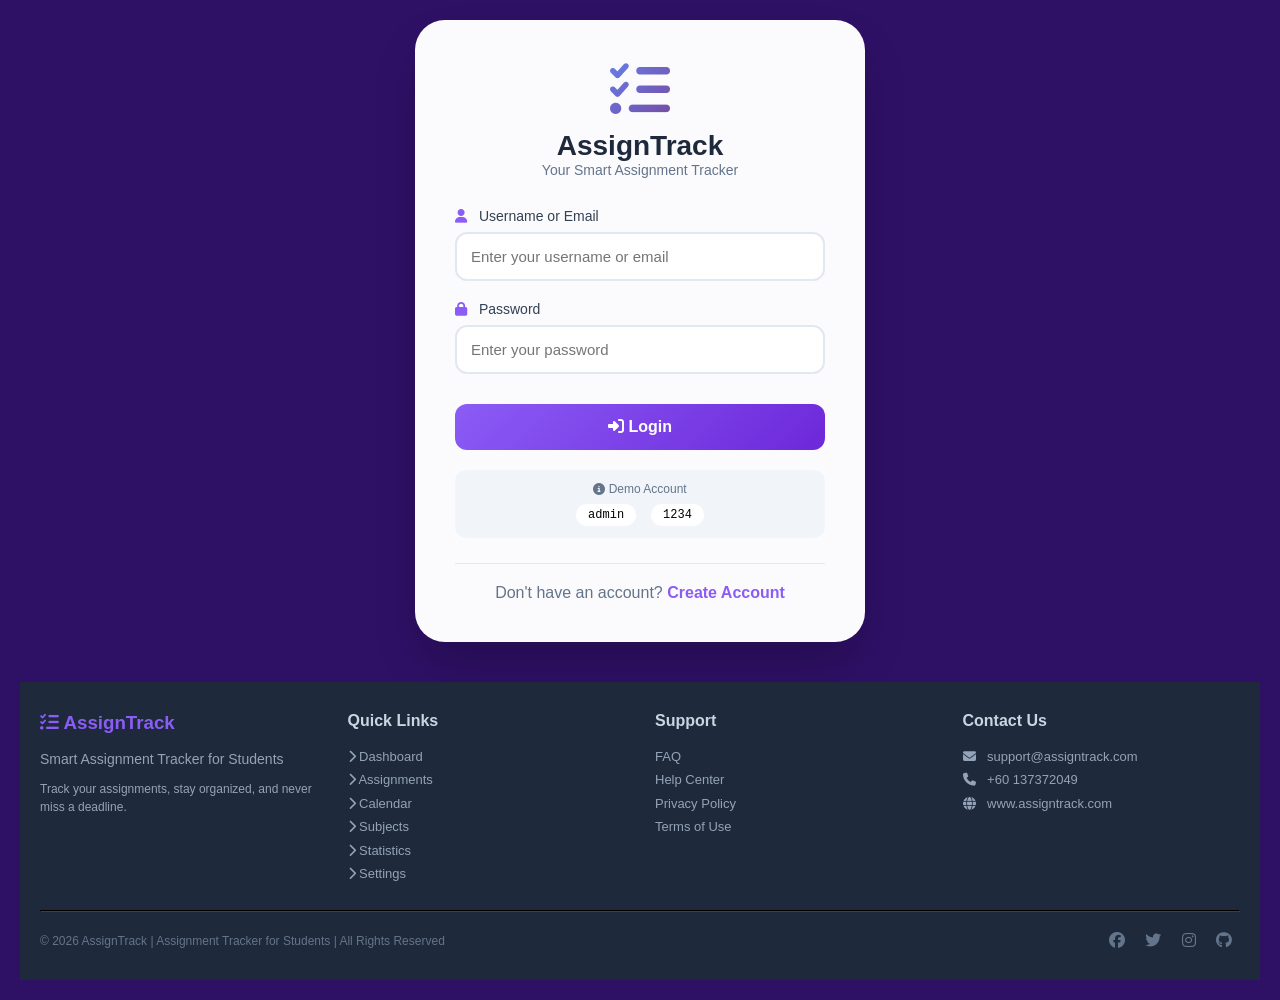
<file: index.html>
<!DOCTYPE html>
<html lang="en">
<head>
    <meta charset="UTF-8">
    <meta name="viewport" content="width=device-width, initial-scale=1.0">
    <title>Login - AssignTrack</title>
    <link rel="stylesheet" href="https://cdnjs.cloudflare.com/ajax/libs/font-awesome/6.5.0/css/all.min.css">
    <style>
        * {
            margin: 0;
            padding: 0;
            box-sizing: border-box;
            font-family: 'Segoe UI', Arial, sans-serif;
        }
        
        body {
            min-height: 100vh;
            background: linear-gradient(135deg, #2e1065 0%, #2e1065 100%); 
            display: flex;
            flex-direction: column;
            justify-content: center;
            align-items: center;
            padding: 20px;
        }
        
        .login-container {
            width: 100%;
            max-width: 450px;
        }
        
        .login-card {
            background: rgba(255, 255, 255, 0.98);
            border-radius: 30px;
            padding: 40px;
            box-shadow: 0 25px 50px -12px rgba(0, 0, 0, 0.25);
        }
        
        .logo {
            text-align: center;
            margin-bottom: 30px;
        }
        
        .logo i {
            font-size: 60px;
            background: linear-gradient(135deg, #667eea, #764ba2);
            -webkit-background-clip: text;
            background-clip: text;
            color: transparent;
        }
        
        .logo h1 {
            font-size: 28px;
            color: #1e293b;
            margin-top: 10px;
        }
        
        .logo p {
            color: #64748b;
            font-size: 14px;
        }
        
        .input-group {
            margin-bottom: 20px;
        }
        
        .input-group label {
            display: block;
            margin-bottom: 8px;
            color: #334155;
            font-weight: 500;
            font-size: 14px;
        }
        
        .input-group label i {
            margin-right: 8px;
            color: #8b5cf6;
        }
        
        .input-group input {
            width: 100%;
            padding: 14px;
            border: 2px solid #e2e8f0;
            border-radius: 12px;
            font-size: 15px;
        }
        
        .input-group input:focus {
            outline: none;
            border-color: #8b5cf6;
        }
        
        .btn-login {
            width: 100%;
            padding: 14px;
            background: linear-gradient(135deg, #8b5cf6, #6d28d9);
            border: none;
            border-radius: 12px;
            color: white;
            font-size: 16px;
            font-weight: 600;
            cursor: pointer;
            margin-top: 10px;
        }
        
        .btn-login:hover {
            transform: translateY(-2px);
        }
        
        .error-message {
            background: #fee2e2;
            border: 1px solid #fecaca;
            color: #dc2626;
            padding: 12px;
            border-radius: 12px;
            margin-bottom: 20px;
            font-size: 14px;
            text-align: center;
        }

        .info-message {
            background: #eff6ff;
            border: 1px solid #93c5fd;
            color: #1d4ed8;
            padding: 14px;
            border-radius: 12px;
            margin-bottom: 20px;
            font-size: 14px;
            text-align: center;
        }

        .info-message a {
            color: #1e40af;
            text-decoration: underline;
        }
        
        .register-link {
            text-align: center;
            margin-top: 25px;
            padding-top: 20px;
            border-top: 1px solid #e2e8f0;
            color: #64748b;
        }
        
        .register-link a {
            color: #8b5cf6;
            text-decoration: none;
            font-weight: 600;
        }
        
        .demo-box {
            background: #f1f5f9;
            border-radius: 12px;
            padding: 12px;
            margin-top: 20px;
            text-align: center;
        }
        
        .demo-box p {
            font-size: 12px;
            color: #64748b;
            margin-bottom: 8px;
        }
        
        .demo-credentials {
            display: flex;
            justify-content: center;
            gap: 15px;
        }
        
        .demo-credentials span {
            background: white;
            padding: 4px 12px;
            border-radius: 20px;
            font-family: monospace;
            font-size: 12px;
        }
        
        /* Footer Styles */
        .main-footer {
            background: #1e293b;
            padding: 30px 20px;
            margin-top: 40px;
            width: 100%;
        }
        
        .footer-container {
            max-width: 1200px;
            margin: 0 auto;
        }
        
        .footer-grid {
            display: grid;
            grid-template-columns: repeat(auto-fit, minmax(200px, 1fr));
            gap: 30px;
            margin-bottom: 25px;
        }
        
        .footer-brand h3 {
            color: #8b5cf6;
            margin-bottom: 15px;
        }
        
        .footer-brand p {
            color: #94a3b8;
            font-size: 14px;
            line-height: 1.5;
        }
        
        .footer-links h4, .footer-contact h4 {
            color: #cbd5e1;
            margin-bottom: 15px;
            font-size: 16px;
        }
        
        .footer-links a {
            color: #94a3b8;
            text-decoration: none;
            display: block;
            line-height: 1.8;
            font-size: 13px;
        }
        
        .footer-links a:hover {
            color: #8b5cf6;
        }
        
        .footer-contact p {
            color: #94a3b8;
            line-height: 1.8;
            font-size: 13px;
        }
        
        .footer-contact i {
            margin-right: 8px;
        }
        
        hr {
            border-color: #334155;
            margin: 20px 0;
        }
        
        .footer-bottom {
            display: flex;
            justify-content: space-between;
            flex-wrap: wrap;
            gap: 15px;
            align-items: center;
        }
        
        .footer-bottom p {
            font-size: 12px;
            color: #64748b;
        }
        
        .social-icons a {
            color: #64748b;
            margin: 0 8px;
            font-size: 16px;
        }
        
        .social-icons a:hover {
            color: #8b5cf6;
        }
        
        @media (max-width: 768px) {
            .footer-grid {
                grid-template-columns: 1fr;
                text-align: center;
            }
            .footer-bottom {
                flex-direction: column;
                text-align: center;
            }
        }
    </style>
</head>
<body>
    <div class="login-container">
        <div class="login-card">
            <div class="logo">
                <i class="fa fa-tasks"></i>
                <h1>AssignTrack</h1>
                <p>Your Smart Assignment Tracker</p>
            </div>
            
            <div id="infoMessage" class="info-message" style="display: none;"></div>
            <div id="errorMessage" class="error-message" style="display: none;"></div>
            
            <form id="loginForm" method="POST">
                <div class="input-group">
                    <label><i class="fa fa-user"></i> Username or Email</label>
                    <input type="text" name="username" id="username" placeholder="Enter your username or email" required>
                </div>
                
                <div class="input-group">
                    <label><i class="fa fa-lock"></i> Password</label>
                    <input type="password" name="password" id="password" placeholder="Enter your password" required>
                </div>
                
                <button type="submit" class="btn-login">
                    <i class="fa fa-sign-in-alt"></i> Login
                </button>
            </form>
            
            <div class="demo-box">
                <p><i class="fa fa-info-circle"></i> Demo Account</p>
                <div class="demo-credentials">
                    <span>admin</span>
                    <span>1234</span>
                </div>
            </div>
            
            <div class="register-link">
                Don't have an account? <a href="register.html">Create Account</a>
            </div>
        </div>
    </div>
    
    <!-- FOOTER - FULL WIDTH -->
    <footer class="main-footer">
        <div class="footer-container">
            <div class="footer-grid">
                <!-- Brand -->
                <div class="footer-brand">
                    <h3><i class="fa fa-tasks"></i> AssignTrack</h3>
                    <p>Smart Assignment Tracker for Students</p>
                    <p style="margin-top: 10px; font-size: 12px;">Track your assignments, stay organized, and never miss a deadline.</p>
                </div>
                
                <!-- Quick Links -->
                <div class="footer-links">
                    <h4>Quick Links</h4>
                    <a href="dashboard.html"><i class="fa fa-chevron-right"></i> Dashboard</a>
                    <a href="assignments.html"><i class="fa fa-chevron-right"></i> Assignments</a>
                    <a href="calendar.html"><i class="fa fa-chevron-right"></i> Calendar</a>
                    <a href="subjects.html"><i class="fa fa-chevron-right"></i> Subjects</a>
                    <a href="statistics.html"><i class="fa fa-chevron-right"></i> Statistics</a>
                    <a href="settings.html"><i class="fa fa-chevron-right"></i> Settings</a>
                </div>
                
               <!-- Support -->
                <div class="footer-links">
                    <h4>Support</h4>
                    <a href="support.html#faq">FAQ</a>
                    <a href="support.html#help-center">Help Center</a>
                    <a href="support.html#privacy-policy">Privacy Policy</a>
                    <a href="support.html#terms-of-use">Terms of Use</a>
                </div>
                
                <!-- Contact -->
                <div class="footer-contact">
                    <h4>Contact Us</h4>
                    <p><i class="fa fa-envelope"></i> support@assigntrack.com</p>
                    <p><i class="fa fa-phone"></i> +60 137372049</p>
                    <p><i class="fa fa-globe"></i> www.assigntrack.com</p>
                </div>
            </div>
            
            <hr>
            
            <div class="footer-bottom">
                <p>&copy; 2026 AssignTrack | Assignment Tracker for Students | All Rights Reserved</p>
                <div class="social-icons">
                    <a href="#"><i class="fab fa-facebook"></i></a>
                    <a href="#"><i class="fab fa-twitter"></i></a>
                    <a href="#"><i class="fab fa-instagram"></i></a>
                    <a href="#"><i class="fab fa-github"></i></a>
                </div>
            </div>
        </div>
    </footer>

    <script>
        // Check if already logged in (from localStorage instead of session)
        const alreadyLoggedIn = localStorage.getItem('user_id') !== null;
        
        if (alreadyLoggedIn) {
            const user = JSON.parse(localStorage.getItem('user_data'));
            const infoDiv = document.getElementById('infoMessage');
            infoDiv.innerHTML = '<i class="fa fa-info-circle"></i> You are already logged in as <strong>' + 
                               (user?.username || 'user') + '</strong>. ' +
                               '<a href="dashboard.html">Go to Dashboard</a> or <a href="#" onclick="logout()">Logout</a>.';
            infoDiv.style.display = 'block';
        }
        
        // Initialize default users if not exists
        if (!localStorage.getItem('users')) {
            const defaultUsers = [
                {
                    id: 1,
                    username: 'admin',
                    email: 'admin@assigntrack.com',
                    password: '1234', // Demo password (in real app, use hash)
                    fullname: 'Admin User',
                    member_since: new Date().toISOString()
                }
            ];
            localStorage.setItem('users', JSON.stringify(defaultUsers));
        }
        
        // Handle login
        document.getElementById('loginForm').addEventListener('submit', function(e) {
            e.preventDefault();
            
            const username = document.getElementById('username').value;
            const password = document.getElementById('password').value;
            
            // Read users from localStorage
            const users = JSON.parse(localStorage.getItem('users')) || [];
            
            // Check credentials
            let logged_in = false;
            let foundUser = null;
            
            for (let user of users) {
                if ((user.username === username || user.email === username) && user.password === password) {
                    // Store user data in localStorage (instead of session)
                    localStorage.setItem('user_id', user.id);
                    localStorage.setItem('username', user.username);
                    localStorage.setItem('fullname', user.fullname);
                    localStorage.setItem('email', user.email);
                    localStorage.setItem('member_since', user.member_since);
                    
                    // Also store as object for easy access
                    localStorage.setItem('user_data', JSON.stringify({
                        id: user.id,
                        username: user.username,
                        fullname: user.fullname,
                        email: user.email,
                        member_since: user.member_since
                    }));
                    
                    logged_in = true;
                    foundUser = user;
                    break;
                }
            }
            
            if (logged_in) {
                window.location.href = 'dashboard.html';
            } else {
                const errorDiv = document.getElementById('errorMessage');
                errorDiv.innerHTML = '<i class="fa fa-exclamation-circle"></i> Invalid username/email or password!';
                errorDiv.style.display = 'block';
                
                // Auto hide after 3 seconds
                setTimeout(() => {
                    errorDiv.style.display = 'none';
                }, 3000);
            }
        });
        
        // Logout function
        function logout() {
            localStorage.removeItem('user_id');
            localStorage.removeItem('username');
            localStorage.removeItem('fullname');
            localStorage.removeItem('email');
            localStorage.removeItem('member_since');
            localStorage.removeItem('user_data');
            window.location.href = 'index.html';
        }
    </script>
</body>
</html>
</file>
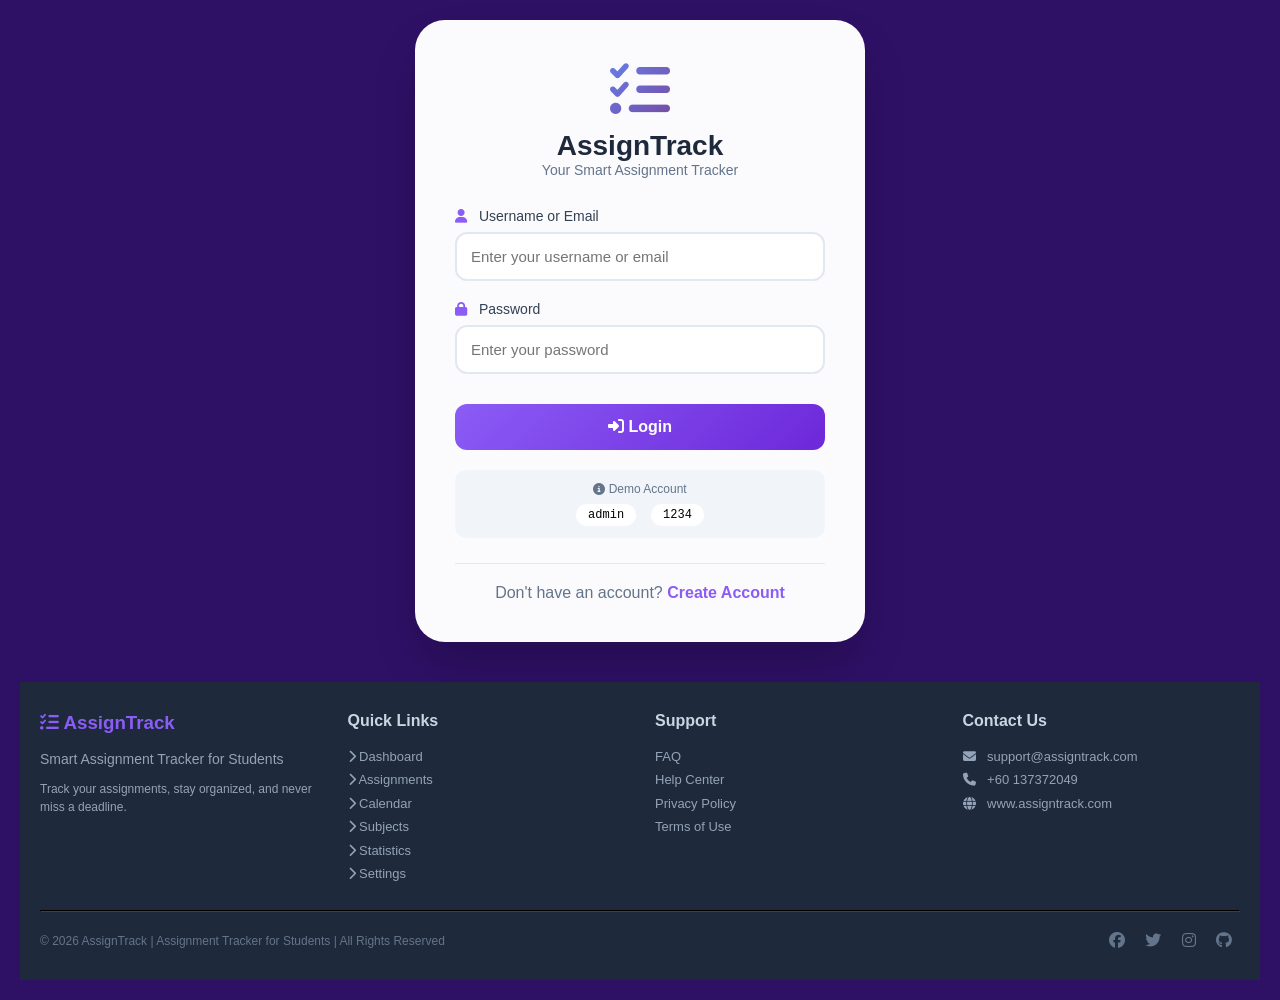
<file: assignments.html>
<!DOCTYPE html>
<html lang="en">
<head>
  <meta name="viewport" content="width=device-width, initial-scale=1.0">
  <meta charset="UTF-8">
  <title>Assignments - AssignTrack</title>
  <link rel="stylesheet" href="https://cdnjs.cloudflare.com/ajax/libs/font-awesome/6.4.0/css/all.min.css">
  <link rel="stylesheet" href="https://cdn.jsdelivr.net/npm/bootstrap-icons@1.11.3/font/bootstrap-icons.min.css">
  <style>
    * {
      margin: 0;
      padding: 0;
      box-sizing: border-box;
    }

    body {
      background: #0f172a;
      color: white;
      font-family: 'Segoe UI', Arial, sans-serif;
    }

    /* Sidebar */
    .sidebar {
      width: 260px;
      height: 100vh;
      background: #111827;
      position: fixed;
      left: 0;
      top: 0;
      padding: 25px 20px;
      overflow-y: auto;
      z-index: 100;
    }

    .logo {
      margin-bottom: 40px;
      text-align: center;
    }

    .logo h2 {
      color: #8b5cf6;
      font-size: 24px;
    }

    .logo a {
      text-decoration: none;
    }

    .sidebar ul {
      list-style: none;
    }

    .sidebar ul li {
      margin: 15px 0;
    }

    .sidebar ul li a {
      color: #cbd5e1;
      text-decoration: none;
      padding: 12px 15px;
      display: block;
      border-radius: 12px;
      transition: 0.3s;
    }

    .sidebar ul li a:hover,
    .sidebar ul li a.active {
      background: #8b5cf6;
      color: white;
    }

    .sidebar ul li a i {
      margin-right: 12px;
      width: 20px;
    }

    /* Main Content */
    .main-wrapper {
      margin-left: 260px;
      min-height: 100vh;
    }

    .main {
      padding: 25px 35px;
    }

    .top-section {
      display: flex;
      justify-content: space-between;
      align-items: center;
      margin-bottom: 20px;
      flex-wrap: wrap;
      gap: 15px;
    }
    .search-container {
      flex: 1;
      max-width: 400px;
      display: flex;
      gap: 10px;
    }
    .search-box {
      flex: 1;
      padding: 12px;
      border-radius: 10px;
      background: #1e293b;
      border: none;
      color: white;
    }
    .search-box::placeholder {
      color: #94a3b8;
    }
    .search-type {
      background: #334155;
      color: white;
      padding: 12px;
      border-radius: 10px;
      border: none;
      cursor: pointer;
    }
    .btn-add {
      background: #8b5cf6;
      color: white;
      padding: 12px 25px;
      border: none;
      border-radius: 10px;
      cursor: pointer;
      font-size: 14px;
      transition: 0.3s;
    }
    .btn-add:hover { background: #7c3aed; transform: scale(1.02); }
    
    .assignment-item {
      background: #1e293b;
      padding: 20px;
      margin: 15px 0;
      border-radius: 15px;
      display: flex;
      justify-content: space-between;
      align-items: center;
      flex-wrap: wrap;
      gap: 15px;
      transition: 0.3s;
      border-left: 5px solid;
    }
    
    .assignment-item:hover {
      transform: translateX(5px);
    }
    
    .btn-edit {
      background: #f59e0b;
      color: white;
      padding: 8px 15px;
      border: none;
      border-radius: 8px;
      cursor: pointer;
      margin: 0 5px;
      transition: 0.2s;
    }
    .btn-edit:hover { background: #d97706; }
    
    .btn-delete {
      background: #ef4444;
      color: white;
      padding: 8px 15px;
      border: none;
      border-radius: 8px;
      cursor: pointer;
      margin: 0 5px;
      transition: 0.2s;
    }
    .btn-delete:hover { background: #dc2626; }
    
    .btn-status {
      background: #334155;
      color: white;
      padding: 8px 15px;
      border: none;
      border-radius: 8px;
      cursor: pointer;
      transition: 0.2s;
    }
    
    .modal {
      display: none;
      position: fixed;
      top: 0;
      left: 0;
      width: 100%;
      height: 100%;
      background: rgba(0,0,0,0.7);
      z-index: 1000;
      justify-content: center;
      align-items: center;
    }
    .modal-content {
      background: #1e293b;
      padding: 30px;
      border-radius: 20px;
      width: 450px;
      max-width: 90%;
    }
    .modal-content input, .modal-content select, .modal-content textarea {
      width: 100%;
      padding: 12px;
      margin: 10px 0;
      border-radius: 10px;
      background: #334155;
      color: white;
      border: none;
    }
    .modal-content label {
      display: block;
      margin-top: 10px;
      color: #94a3b8;
      font-size: 14px;
    }
    .modal-buttons {
      display: flex;
      gap: 10px;
      margin-top: 20px;
    }
    .modal-buttons button {
      flex: 1;
      padding: 12px;
      border: none;
      border-radius: 10px;
      cursor: pointer;
      font-weight: 600;
    }
    .empty-state {
      text-align: center;
      padding: 50px;
      color: #94a3b8;
    }
    .subject-badge {
      display: inline-block;
      background: #8b5cf6;
      padding: 4px 10px;
      border-radius: 20px;
      font-size: 12px;
      margin-top: 5px;
    }
    .search-hint {
      font-size: 12px;
      color: #94a3b8;
      margin-top: 5px;
    }

    .page-description {
      color: #cbd5e1;
      max-width: 760px;
      line-height: 1.7;
      margin: 10px 0 20px;
    }

    .info-box {
      padding: 18px 20px;
      margin-bottom: 20px;
      border-radius: 14px;
      background: #0f172a;
      border: 1px solid #334155;
      color: #e2e8f0;
      max-width: 820px;
    }

    .info-box strong {
      color: #8b5cf6;
    }

    .main-footer {
      margin-top: 35px;
      padding: 30px 30px 20px;
      background: #1e293b;
      border-radius: 20px;
      border: 1px solid #334155;
      color: #e2e8f0;
      width: 100%;
    }

    .footer-container {
      max-width: 1140px;
      margin: 0 auto;
    }

    .footer-grid {
      display: grid;
      grid-template-columns: repeat(4, minmax(180px, 1fr));
      gap: 24px;
      align-items: start;
      margin-bottom: 24px;
    }

    .footer-brand h3,
    .footer-links h4,
    .footer-contact h4 {
      margin-bottom: 14px;
      color: #f8fafc;
    }

    .footer-brand p,
    .footer-contact p,
    .footer-links a {
      color: #cbd5e1;
      line-height: 1.7;
      text-decoration: none;
      display: block;
    }

    .footer-links a {
      margin-bottom: 8px;
      transition: color 0.2s ease;
    }

    .footer-links a:hover {
      color: #8b5cf6;
    }

    .footer-bottom {
      display: flex;
      justify-content: space-between;
      align-items: center;
      flex-wrap: wrap;
      gap: 12px;
      font-size: 13px;
      color: #94a3b8;
    }

    .main-footer hr {
      border: none;
      border-top: 1px solid #334155;
      margin: 20px 0;
    }

    .social-icons a {
      color: #cbd5e1;
      margin-left: 12px;
      transition: color 0.2s ease;
    }

    .social-icons a:hover {
      color: #8b5cf6;
    }

    .footer-links a i,
    .footer-contact p i {
      width: 18px;
      text-align: center;
      margin-right: 8px;
      color: #8b5cf6;
    }

    @media (max-width: 1024px) {
      .footer-grid {
        grid-template-columns: repeat(2, minmax(180px, 1fr));
      }
    }

    @media (max-width: 768px) {
      .sidebar {
        width: 70px;
        padding: 15px 10px;
      }
      .sidebar .logo h2 {
        font-size: 10px;
      }
      .sidebar ul li a span {
        display: none;
      }
      .sidebar ul li a i {
        margin-right: 0;
        font-size: 18px;
      }
      .main-wrapper {
        margin-left: 70px;
      }
      .main {
        padding: 15px;
      }
      .footer-grid {
        grid-template-columns: 1fr;
      }
      .footer-bottom {
        flex-direction: column;
        align-items: flex-start;
      }
      .assignment-item {
        flex-direction: column;
        text-align: center;
      }
      .top-section {
        flex-direction: column;
      }
      .search-container {
        max-width: 100%;
      }
    }
  </style>
</head>
<body>
<div class="app-wrapper">
  <div class="sidebar">
    <div class="logo">
      <a href="dashboard.html" style="text-decoration: none;">
          <h2>AssignTrack</h2>
      </a>
    </div>
  <ul>
    <li><a href="dashboard.html"><i class="fas fa-home"></i> <span>Dashboard</span></a></li>
    <li><a href="assignments.html" class="active"><i class="fas fa-book"></i> <span>Assignments</span></a></li>
    <li><a href="calendar.html"><i class="fas fa-calendar-alt"></i> <span>Calendar</span></a></li>
    <li><a href="subjects.html"><i class="fas fa-layer-group"></i> <span>Subjects</span></a></li>
    <li><a href="statistics.html"><i class="fas fa-chart-line"></i> <span>Statistics</span></a></li>
    <li><a href="settings.html"><i class="fas fa-cog"></i> <span>Settings</span></a></li>
  </ul>
</div>

  <div class="main-wrapper">
    <div class="main">
      <h1>📋 Assignments</h1>
  <p class="page-description">Track your tasks with subject, due date, and priority. Use search to find assignments quickly and mark progress as you work.</p>
  <div class="info-box">
    <strong>Quick guide:</strong> Search by title or subject code. Click "Add New Assignment" to create a task, then use the status dropdown to mark it complete.
  </div>
  <div class="top-section">
    <div class="search-container">
      <input type="text" id="searchInput" class="search-box" placeholder="🔍 Search by title or subject...">
      <select id="searchType" class="search-type">
        <option value="both">🔄 Search Both</option>
        <option value="title">📝 Search by Title</option>
        <option value="subject">📚 Search by Subject</option>
      </select>
    </div>
    <button class="btn-add" onclick="openAddModal()">
      <i class="fas fa-plus"></i> + Add New Assignment
    </button>
  </div>
  <div class="search-hint" id="searchHint">
    💡 Tip: Search by subject code (e.g., CSC264) to find all assignments for that subject
  </div>
  
  <div id="assignmentsList"></div>
    <!-- FOOTER -->
    <footer class="main-footer">
        <div class="footer-container">
            <div class="footer-grid">
                <div class="footer-brand">
                    <h3><i class="fas fa-tasks"></i> AssignTrack</h3>
                    <p>Smart Assignment Tracker for Students</p>
                    <p style="margin-top: 10px;">Track your assignments, stay organized, and never miss a deadline.</p>
                </div>
                <div class="footer-links">
                    <h4>Quick Links</h4>
                    <a href="dashboard.html"><i class="fas fa-chevron-right"></i> Dashboard</a>
                    <a href="assignments.html"><i class="fas fa-chevron-right"></i> Assignments</a>
                    <a href="calendar.html"><i class="fas fa-chevron-right"></i> Calendar</a>
                    <a href="subjects.html"><i class="fas fa-chevron-right"></i> Subjects</a>
                    <a href="statistics.html"><i class="fas fa-chevron-right"></i> Statistics</a>
                    <a href="settings.html"><i class="fas fa-chevron-right"></i> Settings</a>
                </div>
                <!-- Support -->
                <div class="footer-links">
                    <h4>Support</h4>
                    <a href="support.html#faq">FAQ</a>
                    <a href="support.html#help-center">Help Center</a>
                    <a href="support.html#privacy-policy">Privacy Policy</a>
                    <a href="support.html#terms-of-use">Terms of Use</a>
                </div>
                <div class="footer-contact">
                    <h4>Contact Us</h4>
                    <p><i class="fas fa-envelope"></i> support@assigntrack.com</p>
                    <p><i class="fas fa-phone"></i> +60 12-345 6789</p>
                    <p><i class="fas fa-globe"></i> www.assigntrack.com</p>
                </div>
            </div>
            <hr>
            <div class="footer-bottom">
                <p>&copy; 2026 AssignTrack | Assignment Tracker for Students | All Rights Reserved</p>
                <div class="social-icons">
                    <a href="#"><i class="fab fa-facebook"></i></a>
                    <a href="#"><i class="fab fa-twitter"></i></a>
                    <a href="#"><i class="fab fa-instagram"></i></a>
                    <a href="#"><i class="fab fa-github"></i></a>
                </div>
            </div>
        </div>
    </footer>
    </div>
  </div>
</div>

<!-- Modal Add Assignment -->
<div id="addModal" class="modal">
  <div class="modal-content">
    <h3><i class="fas fa-plus-circle"></i> Add New Assignment</h3>
    
    <label>Assignment Title:</label>
    <input type="text" id="newTitle" placeholder="e.g., Web Development Project">
    
    <label>Subject:</label>
    <select id="newSubject">
      <option value="">-- Select Subject --</option>
    </select>
    
    <label>Due Date:</label>
    <input type="date" id="newDueDate">
    
    <label>Priority:</label>
    <select id="newPriority">
      <option value="high">🔥 High Priority</option>
      <option value="mid">⚠️ Medium Priority</option>
      <option value="low">✅ Low Priority</option>
    </select>
    
    <label>Description (optional):</label>
    <textarea id="newDescription" rows="3" placeholder="Additional details..."></textarea>
    
    <div class="modal-buttons">
      <button onclick="saveAssignment()" style="background:#10b981; color:white;">✅ Save</button>
      <button onclick="closeAddModal()" style="background:#ef4444; color:white;">❌ Cancel</button>
    </div>
  </div>
</div>

<script>
  // ============================================
  // REPLACEMENT FOR PHP SESSION CHECK
  // ============================================
  // Check if user is logged in
  const userId = localStorage.getItem('user_id');
  if (!userId) {
    window.location.href = 'index.html';
  }

  // ============ DATA ============
  let assignments = JSON.parse(localStorage.getItem('assignments')) || [];
  let subjects = JSON.parse(localStorage.getItem('subjects')) || [
    { code: "CSC264", name: "Web Development" },
    { code: "CSC248", name: "Database" },
    { code: "CSC318", name: "UI/UX Design" },
    { code: "CSC260", name: "Networking" }
  ];

  // Save default subjects if empty
  if (localStorage.getItem('subjects') === null) {
      localStorage.setItem('subjects', JSON.stringify(subjects));
  }

  function saveAssignments() {
    localStorage.setItem('assignments', JSON.stringify(assignments));
    // Trigger update for other pages
    window.dispatchEvent(new StorageEvent('storage', { key: 'assignments', newValue: JSON.stringify(assignments) }));
  }

  function formatDate(dateString) {
    if (!dateString) return 'No date';
    let options = { year: 'numeric', month: 'short', day: 'numeric' };
    return new Date(dateString).toLocaleDateString('en-US', options);
  }

  function getDaysLeft(dueDate) {
    if (!dueDate) return '?';
    let today = new Date();
    today.setHours(0, 0, 0, 0);
    let due = new Date(dueDate);
    let diffTime = due - today;
    let diffDays = Math.ceil(diffTime / (1000 * 60 * 60 * 24));
    return diffDays;
  }

  function getPriorityColor(priority) {
    switch(priority) {
      case 'high': return '#ef4444';
      case 'mid': return '#f59e0b';
      case 'low': return '#10b981';
      default: return '#8b5cf6';
    }
  }

  function loadSubjectsToDropdown() {
    let select = document.getElementById('newSubject');
    if (subjects.length === 0) {
      select.innerHTML = '<option value="">No subjects yet. Add subjects in Subjects page first!</option>';
      return;
    }
    
    let html = '';
    subjects.forEach(subj => {
      html += `<option value="${subj.code}">${subj.code} - ${subj.name}</option>`;
    });
    select.innerHTML = html;
  }

  function renderAssignments() {
    let searchTerm = document.getElementById('searchInput').value.toLowerCase();
    let searchType = document.getElementById('searchType').value;
    
    let filtered = assignments.filter(a => {
      if (!searchTerm) return true;
      
      if (searchType === 'title') {
        return a.title.toLowerCase().includes(searchTerm);
      } 
      else if (searchType === 'subject') {
        return a.subject.toLowerCase().includes(searchTerm);
      } 
      else {
        return a.title.toLowerCase().includes(searchTerm) || 
               a.subject.toLowerCase().includes(searchTerm);
      }
    });
    
    let hintText = '';
    if (searchType === 'title') hintText = '🔍 Searching by TITLE only';
    else if (searchType === 'subject') hintText = '📚 Searching by SUBJECT';
    else hintText = '🔄 Searching by BOTH title and subject';
    document.getElementById('searchHint').innerHTML = `💡 ${hintText} | Found ${filtered.length} assignment(s)`;
    
    filtered.sort((a,b) => new Date(a.dueDate) - new Date(b.dueDate));
    
    if (filtered.length === 0) {
      document.getElementById('assignmentsList').innerHTML = '<div class="empty-state"><i class="fas fa-book" style="font-size:48px;"></i><p>No assignments found. Click "+ Add New Assignment" to create one!</p></div>';
      return;
    }
    
    let html = '';
    filtered.forEach(a => {
      let daysLeft = getDaysLeft(a.dueDate);
      let priorityIcon = a.priority === 'high' ? '🔥' : (a.priority === 'mid' ? '⚠️' : '✅');
      let priorityColor = getPriorityColor(a.priority);
      let statusColor = a.status === 'pending' ? '#f59e0b' : '#10b981';
      let daysLeftColor = daysLeft <= 2 ? '#ef4444' : (daysLeft <= 5 ? '#f59e0b' : '#10b981');
      
      html += `
        <div class="assignment-item" style="border-left-color: ${priorityColor};">
          <div style="flex:1;">
            <h3>${escapeHtml(a.title)}</h3>
            <span class="subject-badge">📚 ${a.subject}</span>
            <p style="margin-top: 8px;">
              📅 Due: ${formatDate(a.dueDate)} | 
              ⏰ <span style="color: ${daysLeftColor}; font-weight: bold;">${daysLeft} days left</span>
            </p>
            <p>${priorityIcon} Priority: <span style="color: ${priorityColor};">${a.priority.toUpperCase()}</span></p>
            ${a.description ? `<small><i class="fas fa-align-left"></i> ${escapeHtml(a.description)}</small>` : ''}
          </div>
          <div>
            <select onchange="updateStatus(${a.id}, this.value)" class="btn-status" style="background:${statusColor};">
              <option value="pending" ${a.status === 'pending' ? 'selected' : ''}>⏳ Pending</option>
              <option value="completed" ${a.status === 'completed' ? 'selected' : ''}>✓ Completed</option>
            </select>
            <button class="btn-edit" onclick="editAssignment(${a.id})"><i class="fas fa-edit"></i> Edit</button>
            <button class="btn-delete" onclick="deleteAssignment(${a.id})"><i class="fas fa-trash-alt"></i> Delete</button>
          </div>
        </div>
      `;
    });
    document.getElementById('assignmentsList').innerHTML = html;
  }

  // Helper function to escape HTML
  function escapeHtml(text) {
    if (!text) return '';
    const div = document.createElement('div');
    div.textContent = text;
    return div.innerHTML;
  }

  function openAddModal() {
    loadSubjectsToDropdown();
    document.getElementById('addModal').style.display = 'flex';
  }

  function closeAddModal() {
    document.getElementById('addModal').style.display = 'none';
    // Clear form
    document.getElementById('newTitle').value = '';
    document.getElementById('newDueDate').value = '';
    document.getElementById('newDescription').value = '';
  }

  function saveAssignment() {
    let title = document.getElementById('newTitle').value;
    let subject = document.getElementById('newSubject').value;
    let dueDate = document.getElementById('newDueDate').value;
    let priority = document.getElementById('newPriority').value;
    let description = document.getElementById('newDescription').value;
    
    if (!title) {
      alert('Please enter assignment title!');
      return;
    }
    if (!subject) {
      alert('Please select a subject!');
      return;
    }
    if (!dueDate) {
      alert('Please select due date!');
      return;
    }
    
    let newId = Date.now();
    assignments.push({
      id: newId,
      title: title,
      subject: subject,
      dueDate: dueDate,
      priority: priority,
      status: 'pending',
      description: description
    });
    
    saveAssignments();
    closeAddModal();
    
    renderAssignments();
    
    alert(`✅ Assignment "${title}" added to ${subject}!`);
  }

  function updateStatus(id, newStatus) {
    let assignment = assignments.find(a => a.id === id);
    if (assignment) {
      assignment.status = newStatus;
      saveAssignments();
      renderAssignments();
    }
  }

  function editAssignment(id) {
    let assignment = assignments.find(a => a.id === id);
    if (!assignment) return;
    
    let newTitle = prompt('Edit title:', assignment.title);
    if (newTitle && newTitle.trim()) assignment.title = newTitle;
    
    let newDueDate = prompt('Edit due date (YYYY-MM-DD):', assignment.dueDate);
    if (newDueDate) assignment.dueDate = newDueDate;
    
    let newPriority = prompt('Edit priority (high/mid/low):', assignment.priority);
    if (newPriority && ['high', 'mid', 'low'].includes(newPriority)) assignment.priority = newPriority;
    
    saveAssignments();
    renderAssignments();
    alert('✅ Assignment updated!');
  }

  function deleteAssignment(id) {
    if (confirm('Are you sure you want to delete this assignment?')) {
      assignments = assignments.filter(a => a.id !== id);
      saveAssignments();
      renderAssignments();
      alert('✅ Assignment deleted!');
    }
  }

  // Event listeners
  document.getElementById('searchInput').addEventListener('input', renderAssignments);
  document.getElementById('searchType').addEventListener('change', () => {
    renderAssignments();
    document.getElementById('searchInput').focus();
  });

  // Listen for changes from other pages
  window.addEventListener('storage', function(e) {
    if (e.key === 'subjects') {
      subjects = JSON.parse(e.newValue) || [];
    }
    if (e.key === 'assignments') {
      assignments = JSON.parse(e.newValue) || [];
      renderAssignments();
    }
  });

  // Initialize
  renderAssignments();
</script>

</body>
</html>
</file>
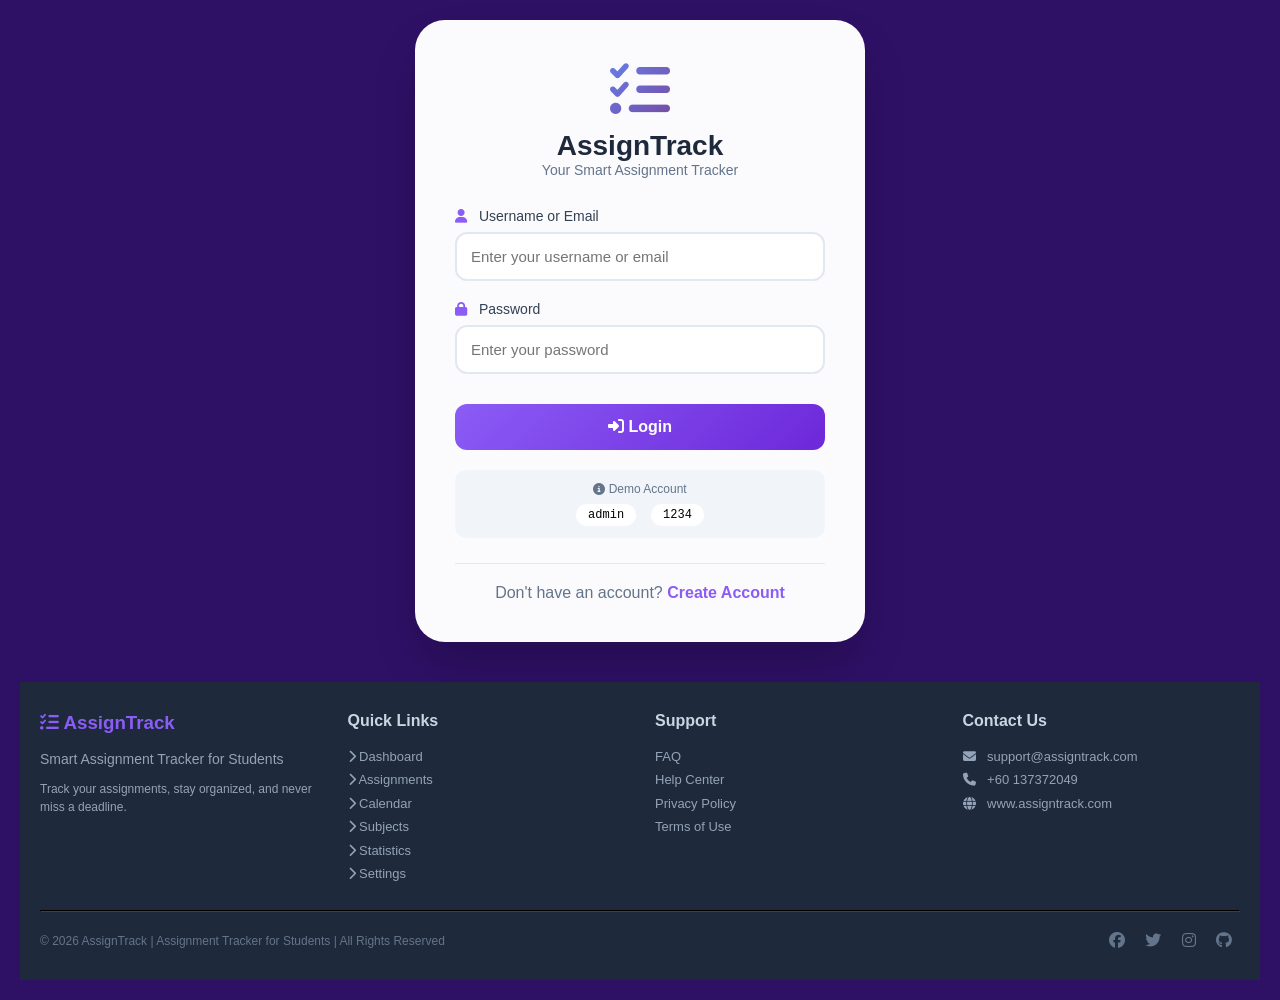
<file: calendar.html>
<!DOCTYPE html>
<html>
<head>
  <meta name="viewport" content="width=device-width, initial-scale=1.0">
  <title>Calendar - AssignTrack</title>
  <link rel="stylesheet" href="https://cdnjs.cloudflare.com/ajax/libs/font-awesome/6.4.0/css/all.min.css">
  <link rel="stylesheet" href="https://cdn.jsdelivr.net/npm/bootstrap-icons@1.11.3/font/bootstrap-icons.min.css">
  <style>
    * {
      margin: 0;
      padding: 0;
      box-sizing: border-box;
    }

    body {
      background: #0f172a;
      color: white;
      font-family: 'Segoe UI', Arial, sans-serif;
    }

    /* Sidebar */
    .sidebar {
      width: 260px;
      height: 100vh;
      background: #111827;
      position: fixed;
      left: 0;
      top: 0;
      padding: 25px 20px;
      overflow-y: auto;
      z-index: 1000; /* Increased z-index */
    }

    .logo {
      margin-bottom: 40px;
      text-align: center;
    }

    .logo h2 {
      color: #8b5cf6;
      font-size: 24px;
    }

    .logo a {
      text-decoration: none;
      display: block; /* Make entire area clickable */
    }

    .sidebar ul {
      list-style: none;
    }

    .sidebar ul li {
      margin: 15px 0;
    }

    .sidebar ul li a {
      color: #cbd5e1;
      text-decoration: none;
      padding: 12px 15px;
      display: block;
      border-radius: 12px;
      transition: 0.3s;
      cursor: pointer;
    }

    .sidebar ul li a:hover,
    .sidebar ul li a.active {
      background: #8b5cf6;
      color: white;
    }

    .sidebar ul li a i {
      margin-right: 12px;
      width: 20px;
    }

    /* Main Content */
    .main-wrapper {
      margin-left: 260px;
      min-height: 100vh;
    }

    .main {
      padding: 25px 35px;
    }

    /* Calendar Styles */
    .calendar-box {
      background: #1e293b;
      border-radius: 20px;
      padding: 25px;
      margin-top: 20px;
    }

    .calendar-nav {
      display: flex;
      justify-content: space-between;
      align-items: center;
      margin-bottom: 20px;
      flex-wrap: wrap;
      gap: 10px;
    }

    .calendar-nav button {
      background: #8b5cf6;
      border: none;
      padding: 10px 20px;
      border-radius: 10px;
      color: white;
      cursor: pointer;
      transition: 0.3s;
    }

    .calendar-nav button:hover {
      background: #6d28d9;
      transform: scale(1.02);
    }

    .selected-date {
      text-align: center;
      margin-top: 8px;
      font-size: 14px;
      color: #94a3b8;
    }

    .calendar-weekdays {
      display: grid;
      grid-template-columns: repeat(7, 1fr);
      gap: 8px;
      margin-bottom: 10px;
    }

    .weekday {
      text-align: center;
      padding: 12px;
      font-weight: bold;
      color: #8b5cf6;
    }

    .calendar-grid {
      display: grid;
      grid-template-columns: repeat(7, 1fr);
      gap: 8px;
    }

    .calendar-day {
      background: #334155;
      border-radius: 12px;
      padding: 12px 8px;
      min-height: 100px;
      cursor: pointer;
      transition: 0.3s;
      position: relative;
    }

    .calendar-day:hover {
      background: #475569;
      transform: translateY(-2px);
    }

    .calendar-day.today {
      background: #8b5cf6;
      border: 2px solid white;
    }

    .calendar-day.other-month {
      opacity: 0.3;
    }

    .day-number {
      font-weight: bold;
      margin-bottom: 8px;
    }

    .event-badge {
      background: #10b981;
      padding: 4px 8px;
      border-radius: 6px;
      font-size: 11px;
      margin-top: 4px;
      overflow: hidden;
      text-overflow: ellipsis;
      white-space: nowrap;
    }

    .event-badge.multiple {
      background: #f59e0b;
    }

    .legend {
      display: flex;
      gap: 20px;
      margin-top: 20px;
      padding-top: 20px;
      border-top: 1px solid #334155;
      flex-wrap: wrap;
    }

    .legend-item {
      display: flex;
      align-items: center;
      gap: 8px;
    }

    .legend-color {
      width: 20px;
      height: 20px;
      border-radius: 4px;
    }

    .today-color {
      background: #8b5cf6;
    }

    .regular-color {
      background: #334155;
    }

    .assign-color {
      background: #10b981;
    }

    .multiple-color {
      background: #f59e0b;
    }

    /* Reminder Section */
    .reminder-section {
      background: #1e293b;
      border-radius: 20px;
      padding: 25px;
      margin-top: 20px;
    }

    .reminder-section h3 {
      margin-bottom: 15px;
      color: #8b5cf6;
    }

    .reminder-item {
      background: #334155;
      padding: 15px;
      border-radius: 12px;
      margin-bottom: 10px;
      display: flex;
      justify-content: space-between;
      align-items: center;
      flex-wrap: wrap;
      gap: 10px;
    }

    .btn-done {
      background: #10b981;
      border: none;
      padding: 8px 16px;
      border-radius: 8px;
      color: white;
      cursor: pointer;
    }

    .btn-done:hover {
      background: #059669;
    }

    .empty-reminder {
      text-align: center;
      padding: 30px;
      color: #94a3b8;
    }

    /* Modal */
    .modal {
      display: none;
      position: fixed;
      top: 0;
      left: 0;
      width: 100%;
      height: 100%;
      background: rgba(0,0,0,0.7);
      z-index: 2000;
      justify-content: center;
      align-items: center;
    }

    .modal-content {
      background: #1e293b;
      padding: 30px;
      border-radius: 20px;
      width: 450px;
      max-width: 90%;
    }

    .modal-content input,
    .modal-content select,
    .modal-content textarea {
      width: 100%;
      padding: 12px;
      margin: 10px 0;
      border-radius: 10px;
      background: #334155;
      color: white;
      border: none;
    }

    .modal-content label {
      color: #94a3b8;
      font-size: 13px;
    }

    .modal-buttons {
      display: flex;
      gap: 10px;
      margin-top: 20px;
    }

    .btn-save {
      background: #10b981;
      color: white;
      padding: 12px;
      border: none;
      border-radius: 10px;
      cursor: pointer;
      flex: 1;
    }

    .btn-cancel {
      background: #ef4444;
      color: white;
      padding: 12px;
      border: none;
      border-radius: 10px;
      cursor: pointer;
      flex: 1;
    }

    /* Footer */
    .main-footer {
      background: #1e293b;
      border-radius: 20px;
      padding: 25px;
      margin-top: 40px;
    }

    .footer-container {
      max-width: 100%;
      margin: 0 auto;
    }

    .footer-grid {
      display: grid;
      grid-template-columns: repeat(auto-fit, minmax(200px, 1fr));
      gap: 30px;
      margin-bottom: 20px;
    }

    .footer-brand h3 {
      color: #8b5cf6;
      margin-bottom: 10px;
    }

    .footer-brand p {
      color: #94a3b8;
      font-size: 13px;
    }

    .footer-links h4 {
      color: #cbd5e1;
      margin-bottom: 10px;
    }

    .footer-links a {
      color: #94a3b8;
      text-decoration: none;
      display: block;
      margin: 8px 0;
      font-size: 13px;
    }

    .footer-links a:hover {
      color: #8b5cf6;
    }

    .footer-contact p {
      color: #94a3b8;
      margin: 8px 0;
      font-size: 13px;
    }

    hr {
      border-color: #334155;
      margin: 15px 0;
    }

    .footer-bottom {
      display: flex;
      justify-content: space-between;
      flex-wrap: wrap;
      gap: 15px;
    }

    .footer-bottom p {
      color: #64748b;
      font-size: 12px;
    }

    .social-icons a {
      color: #64748b;
      margin: 0 8px;
      font-size: 16px;
      text-decoration: none;
    }

    .social-icons a:hover {
      color: #8b5cf6;
    }

    @media (max-width: 768px) {
      .sidebar {
        width: 70px;
        padding: 15px 10px;
        z-index: 1000;
      }
      .sidebar .logo h2 {
        font-size: 10px;
      }
      .sidebar ul li a span {
        display: none;
      }
      .sidebar ul li a i {
        margin-right: 0;
        font-size: 18px;
      }
      .main-wrapper {
        margin-left: 70px;
      }
      .main {
        padding: 15px;
      }
      .calendar-grid {
        gap: 4px;
      }
      .calendar-day {
        min-height: 70px;
        padding: 6px 4px;
      }
      .event-badge {
        font-size: 9px;
      }
      .footer-grid {
        grid-template-columns: 1fr;
        text-align: center;
      }
      .footer-bottom {
        flex-direction: column;
        text-align: center;
      }
    }
  </style>
</head>
<body>

<div class="sidebar">
  <div class="logo">
    <a href="dashboard.html">
      <h2>AssignTrack</h2>
    </a>
  </div>
  <ul>
    <li><a href="dashboard.html"><i class="fas fa-home"></i> <span>Dashboard</span></a></li>
    <li><a href="assignments.html"><i class="fas fa-book"></i> <span>Assignments</span></a></li>
    <li><a href="calendar.html" class="active"><i class="fas fa-calendar-alt"></i> <span>Calendar</span></a></li>
    <li><a href="subjects.html"><i class="fas fa-layer-group"></i> <span>Subjects</span></a></li>
    <li><a href="statistics.html"><i class="fas fa-chart-line"></i> <span>Statistics</span></a></li>
    <li><a href="settings.html"><i class="fas fa-cog"></i> <span>Settings</span></a></li>
  </ul>
</div>

<div class="main-wrapper">
  <div class="main">
    <h1 style="text-align: center;">📅 Calendar</h1>
    
    <div class="calendar-box">
      <div class="calendar-nav">
        <button onclick="changeMonth(-1)"><i class="fas fa-chevron-left"></i> Previous</button>
        <div>
          <h2 id="monthYear">May 2026</h2>
          <div class="selected-date" id="selectedDateDisplay"></div>
        </div>
        <button onclick="changeMonth(1)">Next <i class="fas fa-chevron-right"></i></button>
      </div>
      
      <div class="calendar-weekdays" id="weekdays"></div>
      <div class="calendar-grid" id="calendarGrid"></div>
      
      <div class="legend">
        <div class="legend-item"><div class="legend-color today-color"></div><span>Today</span></div>
        <div class="legend-item"><div class="legend-color regular-color"></div><span>Regular day</span></div>
        <div class="legend-item"><div class="legend-color assign-color"></div><span>Has assignment</span></div>
        <div class="legend-item"><div class="legend-color multiple-color"></div><span>Multiple assignments</span></div>
      </div>
    </div>

    <!-- Reminder Section -->
    <div class="reminder-section">
      <h3><i class="fas fa-bell"></i> Upcoming Deadlines (Next 3 Days)</h3>
      <div id="autoReminderList">
        <div class="empty-reminder">Loading...</div>
      </div>
    </div>

    <!-- FOOTER -->
    <footer class="main-footer">
      <div class="footer-container">
        <div class="footer-grid">
          <div class="footer-brand">
            <h3><i class="fas fa-tasks"></i> AssignTrack</h3>
            <p>Smart Assignment Tracker for Students</p>
            <p>Track your assignments, stay organized, and never miss a deadline.</p>
          </div>
          <div class="footer-links">
            <h4>Quick Links</h4>
            <a href="dashboard.html"><i class="fas fa-chevron-right"></i> Dashboard</a>
            <a href="assignments.html"><i class="fas fa-chevron-right"></i> Assignments</a>
            <a href="calendar.html"><i class="fas fa-chevron-right"></i> Calendar</a>
            <a href="subjects.html"><i class="fas fa-chevron-right"></i> Subjects</a>
            <a href="statistics.html"><i class="fas fa-chevron-right"></i> Statistics</a>
            <a href="settings.html"><i class="fas fa-chevron-right"></i> Settings</a>
          </div>
          <div class="footer-links">
            <h4>Support</h4>
            <a href="support.html#faq">FAQ</a>
            <a href="support.html#help-center">Help Center</a>
            <a href="support.html#privacy-policy">Privacy Policy</a>
            <a href="support.html#terms-of-use">Terms of Use</a>
          </div>
          <div class="footer-contact">
            <h4>Contact Us</h4>
            <p><i class="fas fa-envelope"></i> support@assigntrack.com</p>
            <p><i class="fas fa-phone"></i> +60 12-345 6789</p>
            <p><i class="fas fa-globe"></i> www.assigntrack.com</p>
          </div>
        </div>
        <hr>
        <div class="footer-bottom">
          <p>&copy; 2026 AssignTrack | Assignment Tracker for Students | All Rights Reserved</p>
          <div class="social-icons">
            <a href="#"><i class="fab fa-facebook"></i></a>
            <a href="#"><i class="fab fa-twitter"></i></a>
            <a href="#"><i class="fab fa-instagram"></i></a>
            <a href="#"><i class="fab fa-github"></i></a>
          </div>
        </div>
      </div>
    </footer>
  </div>
</div>

<!-- Add Assignment Modal -->
<div id="eventModal" class="modal">
  <div class="modal-content">
    <h3><i class="fas fa-plus-circle"></i> Add Assignment</h3>
    <input type="hidden" id="eventDate">
    <label>Date:</label>
    <input type="text" id="modalDate" readonly>
    <label>Assignment Title:</label>
    <input type="text" id="eventTitle" placeholder="e.g., Math Homework">
    <label>Subject:</label>
    <select id="eventSubject">
      <option value="CSC264">CSC264 - Web Development</option>
      <option value="CSC248">CSC248 - Database</option>
      <option value="CSC318">CSC318 - UI/UX</option>
      <option value="CSC260">CSC260 - Networking</option>
    </select>
    <label>Priority:</label>
    <select id="eventPriority">
      <option value="high">🔥 High</option>
      <option value="mid">⚠️ Medium</option>
      <option value="low">✅ Low</option>
    </select>
    <label>Description:</label>
    <textarea id="eventDesc" rows="3" placeholder="Optional details..."></textarea>
    <div class="modal-buttons">
      <button class="btn-save" onclick="saveEvent()">Save</button>
      <button class="btn-cancel" onclick="closeModal()">Cancel</button>
    </div>
  </div>
</div>

<script>
  // ============================================
  // SESSION CHECK
  // ============================================
  const userId = localStorage.getItem('user_id');
  if (!userId) {
    window.location.href = 'index.html';
  }

  // ============ CALENDAR CODE ============
  const today = new Date();
  const todayYear = today.getFullYear();
  const todayMonth = today.getMonth();
  const todayDate = today.getDate();
  
  let currentYear = todayYear;
  let currentMonth = todayMonth;
  let selectedDate = `${todayYear}-${String(todayMonth+1).padStart(2, '0')}-${String(todayDate).padStart(2, '0')}`;
  
  const monthNames = ['January', 'February', 'March', 'April', 'May', 'June', 'July', 'August', 'September', 'October', 'November', 'December'];
  const weekdays = ['Sun', 'Mon', 'Tue', 'Wed', 'Thu', 'Fri', 'Sat'];

  let assignments = [];

  function loadAssignments() {
    let saved = localStorage.getItem('assignments');
    if (saved) {
      assignments = JSON.parse(saved);
    } else {
      assignments = [
        { id: 1, title: "Web Development Project", subject: "CSC264", dueDate: "2026-05-20", priority: "high", status: "pending" },
        { id: 2, title: "Database Report", subject: "CSC248", dueDate: "2026-05-24", priority: "mid", status: "pending" },
        { id: 3, title: "UI/UX Prototype", subject: "CSC318", dueDate: "2026-05-18", priority: "high", status: "pending" }
      ];
      localStorage.setItem('assignments', JSON.stringify(assignments));
    }
  }

  function saveAssignments() {
    localStorage.setItem('assignments', JSON.stringify(assignments));
    window.dispatchEvent(new StorageEvent('storage', { key: 'assignments', newValue: JSON.stringify(assignments) }));
  }

  function getEvents() {
    let events = {};
    assignments.forEach(a => {
      if (a.dueDate) {
        if (!events[a.dueDate]) events[a.dueDate] = [];
        events[a.dueDate].push(a);
      }
    });
    return events;
  }

  function renderCalendar() {
    let events = getEvents();
    let firstDay = new Date(currentYear, currentMonth, 1).getDay();
    let daysInMonth = new Date(currentYear, currentMonth + 1, 0).getDate();
    let isCurrentMonth = (todayYear === currentYear && todayMonth === currentMonth);
    
    if (!selectedDate || !selectedDate.startsWith(`${currentYear}-${String(currentMonth+1).padStart(2, '0')}`)) {
      selectedDate = `${currentYear}-${String(currentMonth+1).padStart(2, '0')}-01`;
    }
    updateSelectedDateDisplay(selectedDate);
    
    let weekdaysHtml = '';
    weekdays.forEach(day => {
      weekdaysHtml += `<div class="weekday">${day}</div>`;
    });
    document.getElementById('weekdays').innerHTML = weekdaysHtml;
    
    let daysHtml = '';
    
    for (let i = 0; i < firstDay; i++) {
      daysHtml += `<div class="calendar-day other-month"></div>`;
    }
    
    for (let day = 1; day <= daysInMonth; day++) {
      let dateStr = `${currentYear}-${String(currentMonth+1).padStart(2,'0')}-${String(day).padStart(2,'0')}`;
      let dayEvents = events[dateStr] || [];
      let todayClass = (isCurrentMonth && day === todayDate) ? 'today' : '';
      
      let eventsHtml = '';
      if (dayEvents.length > 0) {
        let badgeClass = dayEvents.length > 1 ? 'event-badge multiple' : 'event-badge';
        let displayText = dayEvents.length > 1 ? `${dayEvents[0].title.substring(0, 10)} +${dayEvents.length-1}` : dayEvents[0].title.substring(0, 15);
        eventsHtml = `<div class="${badgeClass}">📝 ${displayText}</div>`;
      }
      
      daysHtml += `
        <div class="calendar-day ${todayClass}" onclick="showDayInfo('${dateStr}')">
          <div class="day-number">${day}</div>
          ${eventsHtml}
        </div>
      `;
    }
    
    document.getElementById('calendarGrid').innerHTML = daysHtml;
    document.getElementById('monthYear').innerHTML = `${monthNames[currentMonth]} ${currentYear}`;
  }

  function updateSelectedDateDisplay(dateStr) {
    const display = document.getElementById('selectedDateDisplay');
    if (!display) return;
    if (!dateStr) {
      display.innerHTML = '<span class="date-label">Selected date:</span> <strong>None</strong>';
      return;
    }
    const formatted = new Date(dateStr).toLocaleDateString('en-US', { weekday: 'short', month: 'short', day: 'numeric', year: 'numeric' });
    display.innerHTML = `<span class="date-label">Selected date:</span> <strong>${formatted}</strong>`;
  }

  function changeMonth(delta) {
    currentMonth += delta;
    if (currentMonth < 0) {
      currentMonth = 11;
      currentYear--;
    } else if (currentMonth > 11) {
      currentMonth = 0;
      currentYear++;
    }
    renderCalendar();
  }

  function showDayInfo(dateStr) {
    selectedDate = dateStr;
    updateSelectedDateDisplay(dateStr);
    let events = getEvents();
    let dayEvents = events[dateStr] || [];
    
    if (dayEvents.length === 0) {
      if (confirm(`📅 ${dateStr}\n\nNo assignments on this day.\n\nWould you like to add one?`)) {
        showAddForm(dateStr);
      }
    } else {
      let message = `📅 ${dateStr}\n\n📚 Assignments:\n`;
      dayEvents.forEach(e => {
        message += `\n• ${e.title} (${e.priority} priority) - ${e.status}`;
      });
      message += `\n\nClick OK to add another assignment?`;
      if (confirm(message)) {
        showAddForm(dateStr);
      }
    }
  }

  function showAddForm(dateStr) {
    document.getElementById('eventModal').style.display = 'flex';
    document.getElementById('eventDate').value = dateStr;
    document.getElementById('modalDate').value = dateStr;
    document.getElementById('eventTitle').value = '';
    document.getElementById('eventDesc').value = '';
  }

  function closeModal() {
    document.getElementById('eventModal').style.display = 'none';
  }

  function saveEvent() {
    let date = document.getElementById('eventDate').value;
    let title = document.getElementById('eventTitle').value;
    let description = document.getElementById('eventDesc').value;
    let subject = document.getElementById('eventSubject').value;
    let priority = document.getElementById('eventPriority').value;
    
    if (title.trim() === '') {
      alert('Please enter a title!');
      return;
    }
    
    let newId = Date.now();
    assignments.push({
      id: newId,
      title: title,
      subject: subject,
      dueDate: date,
      priority: priority,
      status: 'pending',
      description: description
    });
    
    saveAssignments();
    closeModal();
    renderCalendar();
    renderAutoReminders();
    alert(`✅ Assignment "${title}" added for ${date}!`);
  }

  function renderAutoReminders() {
    let today = new Date();
    let upcoming = assignments.filter(a => {
      if (a.status !== 'pending') return false;
      let dueDate = new Date(a.dueDate);
      let daysLeft = Math.ceil((dueDate - today) / (1000 * 60 * 60 * 24));
      return daysLeft <= 3 && daysLeft >= 0;
    });
    upcoming.sort((a,b) => new Date(a.dueDate) - new Date(b.dueDate));
    
    let container = document.getElementById('autoReminderList');
    
    if (upcoming.length === 0) {
      container.innerHTML = `<div class="empty-reminder"><i class="fas fa-check-circle"></i> No upcoming deadlines in the next 3 days!</div>`;
      return;
    }
    
    let html = '';
    upcoming.forEach(assign => {
      let daysLeft = Math.ceil((new Date(assign.dueDate) - new Date()) / (1000 * 60 * 60 * 24));
      let urgencyColor = daysLeft <= 1 ? '#ef4444' : (daysLeft <= 2 ? '#f59e0b' : '#8b5cf6');
      let priorityIcon = assign.priority === 'high' ? '🔥' : (assign.priority === 'mid' ? '⚠️' : '✅');
      
      html += `
        <div class="reminder-item" style="border-left: 4px solid ${urgencyColor};">
          <div>
            <strong>${priorityIcon} ${escapeHtml(assign.title)}</strong><br>
            <small>📅 Due: ${assign.dueDate} (${daysLeft} day${daysLeft !== 1 ? 's' : ''} left)</small><br>
            <small>📚 ${assign.subject}</small>
          </div>
          <button class="btn-done" onclick="markAsDone(${assign.id})">
            <i class="fas fa-check"></i> Done
          </button>
        </div>
      `;
    });
    container.innerHTML = html;
  }
  
  function escapeHtml(text) {
    if (!text) return '';
    const div = document.createElement('div');
    div.textContent = text;
    return div.innerHTML;
  }

  function markAsDone(assignmentId) {
    let assignment = assignments.find(a => a.id === assignmentId);
    if (assignment) {
      assignment.status = 'completed';
      saveAssignments();
      renderCalendar();
      renderAutoReminders();
      alert(`✅ "${assignment.title}" marked as completed!`);
    }
  }

  // Initialize
  loadAssignments();
  renderCalendar();
  renderAutoReminders();

  // Listen for changes from other pages
  window.addEventListener('storage', function(e) {
    if (e.key === 'assignments') {
      assignments = JSON.parse(e.newValue) || [];
      renderCalendar();
      renderAutoReminders();
    }
  });

  // Auto refresh every minute
  setInterval(() => {
    renderAutoReminders();
  }, 60000);
</script>

</body>
</html>
</file>
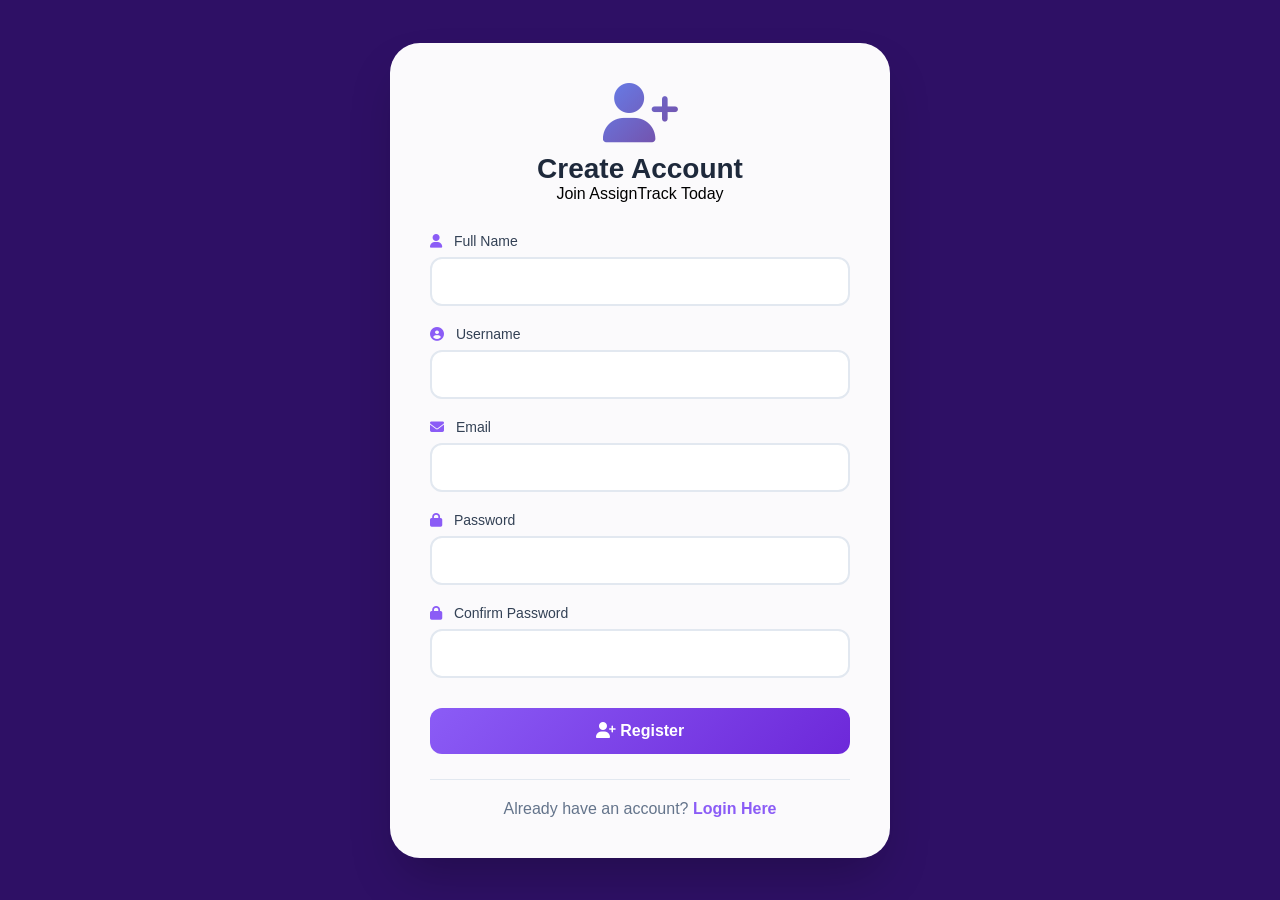
<file: register.html>
<!DOCTYPE html>
<html lang="en">
<head>
    <meta charset="UTF-8">
    <meta name="viewport" content="width=device-width, initial-scale=1.0">
    <title>Register - AssignTrack</title>
    <link rel="stylesheet" href="https://cdnjs.cloudflare.com/ajax/libs/font-awesome/6.5.0/css/all.min.css">
    <style>
        /* Copy semua style dari atas (sama macam login page) */
        * {
            margin: 0;
            padding: 0;
            box-sizing: border-box;
            font-family: 'Segoe UI', Arial, sans-serif;
        }
        
        body {
            min-height: 100vh;
            background: linear-gradient(135deg, #2e1065 0%, #2e1065 100%); 
            display: flex;
            flex-direction: column;
            justify-content: center;
            align-items: center;
            padding: 20px;
        }
        
        .register-container {
            width: 100%;
            max-width: 500px;
        }
        
        .register-card {
            background: rgba(255, 255, 255, 0.98);
            border-radius: 30px;
            padding: 40px;
            box-shadow: 0 25px 50px -12px rgba(0, 0, 0, 0.25);
        }
        
        .logo {
            text-align: center;
            margin-bottom: 30px;
        }
        
        .logo i {
            font-size: 60px;
            background: linear-gradient(135deg, #667eea, #764ba2);
            -webkit-background-clip: text;
            background-clip: text;
            color: transparent;
        }
        
        .logo h1 {
            font-size: 28px;
            color: #1e293b;
            margin-top: 10px;
        }
        
        .input-group {
            margin-bottom: 20px;
        }
        
        .input-group label {
            display: block;
            margin-bottom: 8px;
            color: #334155;
            font-weight: 500;
            font-size: 14px;
        }
        
        .input-group label i {
            margin-right: 8px;
            color: #8b5cf6;
        }
        
        .input-group input {
            width: 100%;
            padding: 14px;
            border: 2px solid #e2e8f0;
            border-radius: 12px;
            font-size: 15px;
        }
        
        .input-group input:focus {
            outline: none;
            border-color: #8b5cf6;
        }
        
        .btn-register {
            width: 100%;
            padding: 14px;
            background: linear-gradient(135deg, #8b5cf6, #6d28d9);
            border: none;
            border-radius: 12px;
            color: white;
            font-size: 16px;
            font-weight: 600;
            cursor: pointer;
            margin-top: 10px;
        }
        
        .success-message {
            background: #dcfce7;
            border: 1px solid #bbf7d0;
            color: #166534;
            padding: 12px;
            border-radius: 12px;
            margin-bottom: 20px;
            font-size: 14px;
            text-align: center;
        }
        
        .error-message {
            background: #fee2e2;
            border: 1px solid #fecaca;
            color: #dc2626;
            padding: 12px;
            border-radius: 12px;
            margin-bottom: 20px;
            font-size: 14px;
            text-align: center;
        }
        
        .login-link {
            text-align: center;
            margin-top: 25px;
            padding-top: 20px;
            border-top: 1px solid #e2e8f0;
            color: #64748b;
        }
        
        .login-link a {
            color: #8b5cf6;
            text-decoration: none;
            font-weight: 600;
        }
    </style>
</head>
<body>
    <div class="register-container">
        <div class="register-card">
            <div class="logo">
                <i class="fa fa-user-plus"></i>
                <h1>Create Account</h1>
                <p>Join AssignTrack Today</p>
            </div>
            
            <div id="successMessage" class="success-message" style="display: none;"></div>
            <div id="errorMessage" class="error-message" style="display: none;"></div>
            
            <form id="registerForm">
                <div class="input-group">
                    <label><i class="fa fa-user"></i> Full Name</label>
                    <input type="text" id="fullname" required>
                </div>
                
                <div class="input-group">
                    <label><i class="fa fa-user-circle"></i> Username</label>
                    <input type="text" id="username" required>
                </div>
                
                <div class="input-group">
                    <label><i class="fa fa-envelope"></i> Email</label>
                    <input type="email" id="email" required>
                </div>
                
                <div class="input-group">
                    <label><i class="fa fa-lock"></i> Password</label>
                    <input type="password" id="password" required>
                </div>
                
                <div class="input-group">
                    <label><i class="fa fa-lock"></i> Confirm Password</label>
                    <input type="password" id="confirm_password" required>
                </div>
                
                <button type="submit" class="btn-register">
                    <i class="fa fa-user-plus"></i> Register
                </button>
            </form>
            
            <div class="login-link">
                Already have an account? <a href="index.html">Login Here</a>
            </div>
        </div>
    </div>

    <script>
        document.getElementById('registerForm').addEventListener('submit', function(e) {
            e.preventDefault();
            
            const fullname = document.getElementById('fullname').value;
            const username = document.getElementById('username').value;
            const email = document.getElementById('email').value;
            const password = document.getElementById('password').value;
            const confirm_password = document.getElementById('confirm_password').value;
            
            // Validation
            if (password !== confirm_password) {
                showError('Passwords do not match!');
                return;
            }
            
            if (password.length < 4) {
                showError('Password must be at least 4 characters!');
                return;
            }
            
            // Get existing users
            const users = JSON.parse(localStorage.getItem('users')) || [];
            
            // Check if username or email already exists
            if (users.find(u => u.username === username)) {
                showError('Username already exists!');
                return;
            }
            
            if (users.find(u => u.email === email)) {
                showError('Email already registered!');
                return;
            }
            
            // Create new user
            const newUser = {
                id: users.length + 1,
                username: username,
                email: email,
                password: password,
                fullname: fullname,
                member_since: new Date().toISOString()
            };
            
            users.push(newUser);
            localStorage.setItem('users', JSON.stringify(users));
            
            // Show success message
            const successDiv = document.getElementById('successMessage');
            successDiv.innerHTML = '<i class="fa fa-check-circle"></i> Registration successful! Redirecting to login...';
            successDiv.style.display = 'block';
            
            // Redirect to login after 2 seconds
            setTimeout(() => {
                window.location.href = 'index.html';
            }, 2000);
        });
        
        function showError(message) {
            const errorDiv = document.getElementById('errorMessage');
            errorDiv.innerHTML = '<i class="fa fa-exclamation-circle"></i> ' + message;
            errorDiv.style.display = 'block';
            
            setTimeout(() => {
                errorDiv.style.display = 'none';
            }, 3000);
        }
    </script>
</body>
</html>
</file>
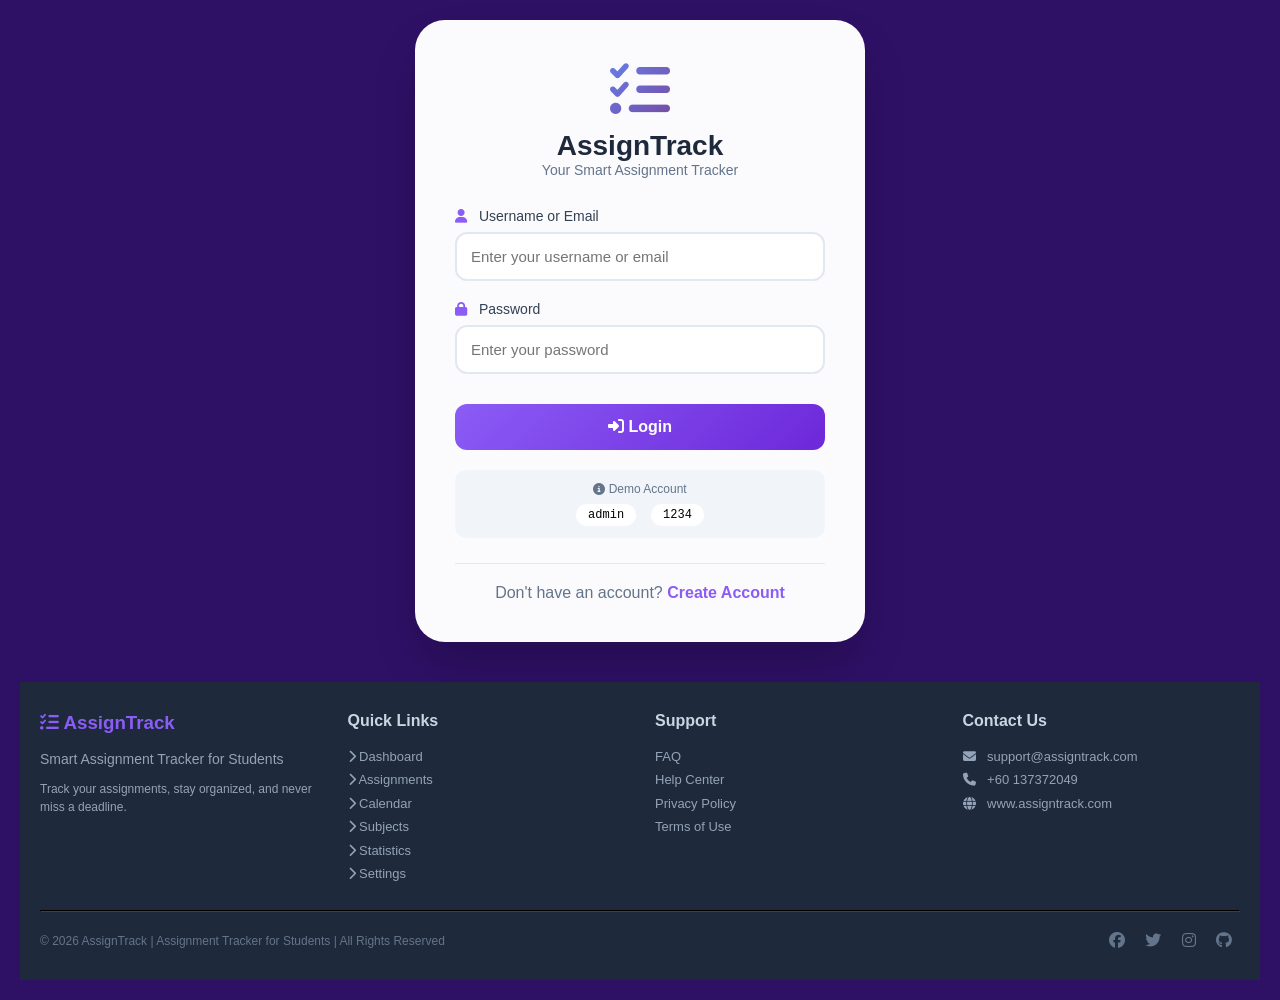
<file: subjects.html>
<!DOCTYPE html>
<html>
<head>
  <meta name="viewport" content="width=device-width, initial-scale=1.0">
  <title>Subjects - AssignTrack</title>
  
  <!-- Font Awesome 6 (Stable version - single CDN) -->
  <link rel="stylesheet" href="https://cdnjs.cloudflare.com/ajax/libs/font-awesome/6.4.0/css/all.min.css">
  
  <!-- Bootstrap Icons -->
  <link rel="stylesheet" href="https://cdn.jsdelivr.net/npm/bootstrap-icons@1.11.3/font/bootstrap-icons.min.css">
  
  <style>
    * {
      margin: 0;
      padding: 0;
      box-sizing: border-box;
    }

    body {
      background: #0f172a;
      color: white;
      font-family: 'Segoe UI', Arial, sans-serif;
    }

    /* Sidebar */
    .sidebar {
      width: 260px;
      height: 100vh;
      background: #111827;
      position: fixed;
      left: 0;
      top: 0;
      padding: 25px 20px;
      overflow-y: auto;
      z-index: 100;
    }

    .logo {
      margin-bottom: 40px;
      text-align: center;
    }

    .logo h2 {
      color: #8b5cf6;
      font-size: 24px;
    }

    .logo a {
      text-decoration: none;
    }

    .sidebar ul {
      list-style: none;
    }

    .sidebar ul li {
      margin: 15px 0;
    }

    .sidebar ul li a {
      color: #cbd5e1;
      text-decoration: none;
      padding: 12px 15px;
      display: block;
      border-radius: 12px;
      transition: 0.3s;
    }

    .sidebar ul li a:hover,
    .sidebar ul li a.active {
      background: #8b5cf6;
      color: white;
    }

    .sidebar ul li a i {
      margin-right: 12px;
      width: 20px;
    }

    /* Main Content */
    .main-wrapper {
      margin-left: 260px;
      min-height: 100vh;
    }

    .main {
      padding: 25px 35px;
    }

    .subject-detail {
      background: #1e293b;
      border-radius: 20px;
      padding: 25px;
      margin-bottom: 20px;
      transition: 0.3s;
      position: relative;
    }
    .subject-detail:hover {
      transform: translateY(-5px);
    }
    .subject-header {
      display: flex;
      justify-content: space-between;
      align-items: center;
      margin-bottom: 15px;
      flex-wrap: wrap;
      gap: 10px;
    }
    .subject-code {
      font-size: 24px;
      color: #8b5cf6;
    }
    .subject-stats {
      font-size: 14px;
      color: #94a3b8;
    }
    .progress-bar {
      background: #334155;
      height: 12px;
      border-radius: 10px;
      overflow: hidden;
      margin: 15px 0;
    }
    .progress-fill {
      height: 100%;
      transition: width 0.5s;
    }
    .task-list {
      margin-top: 15px;
      max-height: 200px;
      overflow-y: auto;
    }
    .task-item {
      background: #334155;
      padding: 10px 15px;
      margin: 8px 0;
      border-radius: 8px;
      display: flex;
      justify-content: space-between;
      align-items: center;
    }
    .task-title {
      font-weight: bold;
    }
    .task-status {
      padding: 4px 10px;
      border-radius: 20px;
      font-size: 12px;
    }
    .status-pending {
      background: #f59e0b;
    }
    .status-completed {
      background: #10b981;
    }
    .add-subject-btn {
      background: linear-gradient(135deg, #8b5cf6, #6d28d9);
      border: none;
      padding: 12px 24px;
      border-radius: 12px;
      color: white;
      cursor: pointer;
      margin-bottom: 20px;
      font-weight: 600;
      transition: 0.3s;
    }
    .add-subject-btn:hover {
      transform: scale(1.02);
    }
    .delete-subject-btn {
      background: #ef4444;
      border: none;
      padding: 8px 15px;
      border-radius: 8px;
      color: white;
      cursor: pointer;
      font-size: 12px;
      transition: 0.2s;
    }
    .delete-subject-btn:hover {
      background: #dc2626;
      transform: scale(1.05);
    }
    .subject-actions {
      display: flex;
      gap: 10px;
      align-items: center;
    }
    .modal {
      display: none;
      position: fixed;
      top: 0;
      left: 0;
      width: 100%;
      height: 100%;
      background: rgba(0,0,0,0.7);
      z-index: 1000;
      justify-content: center;
      align-items: center;
    }
    .modal-content {
      background: #1e293b;
      padding: 30px;
      border-radius: 20px;
      width: 400px;
      max-width: 90%;
    }
    .modal-content input, .modal-content select {
      width: 100%;
      padding: 12px;
      margin: 10px 0;
      border-radius: 10px;
      background: #334155;
      color: white;
      border: none;
    }
    .modal-content label {
      color: #94a3b8;
      font-size: 13px;
    }
    .empty-state {
      text-align: center;
      padding: 50px;
      color: #94a3b8;
    }
    .warning-text {
      color: #ef4444;
      font-size: 14px;
      margin-top: 10px;
    }
    .modal-buttons {
      display: flex;
      gap: 10px;
      margin-top: 20px;
    }
    .modal-buttons button {
      flex: 1;
      padding: 12px;
      border: none;
      border-radius: 10px;
      cursor: pointer;
      font-weight: 600;
    }
    .stats-summary {
      display: flex;
      gap: 15px;
      margin-bottom: 25px;
      flex-wrap: wrap;
    }
    .stat-badge {
      background: #1e293b;
      padding: 10px 20px;
      border-radius: 20px;
      font-size: 14px;
    }
    .stat-badge i {
      margin-right: 8px;
      color: #8b5cf6;
    }

    /* Footer */
    .main-footer {
      background: #1e293b;
      border-radius: 20px;
      padding: 25px;
      margin-top: 40px;
    }

    .footer-container {
      max-width: 100%;
      margin: 0 auto;
    }

    .footer-grid {
      display: grid;
      grid-template-columns: repeat(auto-fit, minmax(200px, 1fr));
      gap: 30px;
      margin-bottom: 20px;
    }

    .footer-brand h3 {
      color: #8b5cf6;
      margin-bottom: 10px;
    }

    .footer-brand p {
      color: #94a3b8;
      font-size: 13px;
    }

    .footer-links h4 {
      color: #cbd5e1;
      margin-bottom: 10px;
    }

    .footer-links a {
      color: #94a3b8;
      text-decoration: none;
      display: block;
      margin: 8px 0;
      font-size: 13px;
    }

    .footer-links a:hover {
      color: #8b5cf6;
    }

    .footer-contact p {
      color: #94a3b8;
      margin: 8px 0;
      font-size: 13px;
    }

    hr {
      border-color: #334155;
      margin: 15px 0;
    }

    .footer-bottom {
      display: flex;
      justify-content: space-between;
      flex-wrap: wrap;
      gap: 15px;
    }

    .footer-bottom p {
      color: #64748b;
      font-size: 12px;
    }

    .social-icons a {
      color: #64748b;
      margin: 0 8px;
      font-size: 16px;
      text-decoration: none;
    }

    .social-icons a:hover {
      color: #8b5cf6;
    }

    @media (max-width: 768px) {
      .sidebar {
        width: 70px;
        padding: 15px 10px;
      }
      .sidebar .logo h2 {
        font-size: 10px;
      }
      .sidebar ul li a span {
        display: none;
      }
      .sidebar ul li a i {
        margin-right: 0;
        font-size: 18px;
      }
      .main-wrapper {
        margin-left: 70px;
      }
      .main {
        padding: 15px;
      }
      .subject-header { 
        flex-direction: column; 
        align-items: flex-start; 
      }
      .stats-summary { 
        justify-content: center; 
      }
      .footer-grid {
        grid-template-columns: 1fr;
        text-align: center;
      }
      .footer-bottom {
        flex-direction: column;
        text-align: center;
      }
    }
  </style>
</head>
<body>

<div class="app-wrapper">
<div class="sidebar">
  <div class="logo">
    <a href="dashboard.html" style="text-decoration: none;">
      <h2>AssignTrack</h2>
    </a>
  </div>
  <ul>
    <li><a href="dashboard.html"><i class="fas fa-home"></i> <span>Dashboard</span></a></li>
    <li><a href="assignments.html"><i class="fas fa-book"></i> <span>Assignments</span></a></li>
    <li><a href="calendar.html"><i class="fas fa-calendar-alt"></i> <span>Calendar</span></a></li>
    <li><a href="subjects.html" class="active"><i class="fas fa-layer-group"></i> <span>Subjects</span></a></li>
    <li><a href="statistics.html"><i class="fas fa-chart-line"></i> <span>Statistics</span></a></li>
    <li><a href="settings.html"><i class="fas fa-cog"></i> <span>Settings</span></a></li>
  </ul>
</div>

<div class="main-wrapper">
<div class="main">
  <div style="display: flex; justify-content: space-between; align-items: center; flex-wrap: wrap; gap: 15px;">
    <h1>📚 Subjects</h1>
    <button class="add-subject-btn" onclick="openAddSubjectModal()">
      <i class="fas fa-plus"></i> Add Subject
    </button>
  </div>
  
  <div class="stats-summary" id="statsSummary">
    <div class="stat-badge"><i class="fas fa-layer-group"></i> <span id="totalSubjects">0</span> Total Subjects</div>
    <div class="stat-badge"><i class="fas fa-tasks"></i> <span id="totalAssignments">0</span> Total Assignments</div>
    <div class="stat-badge"><i class="fas fa-check-circle"></i> <span id="completedAssignments">0</span> Completed</div>
  </div>
  
  <div id="subjectsContainer">
    <div class="empty-state">
      <i class="fas fa-layer-group" style="font-size: 48px;"></i>
      <p>Loading subjects...</p>
    </div>
  </div>

  <!-- FOOTER -->
  <footer class="main-footer">
    <div class="footer-container">
      <div class="footer-grid">
        <div class="footer-brand">
          <h3><i class="fas fa-tasks"></i> AssignTrack</h3>
          <p>Smart Assignment Tracker for Students</p>
          <p style="margin-top: 10px;">Track your assignments, stay organized, and never miss a deadline.</p>
        </div>
        <div class="footer-links">
          <h4>Quick Links</h4>
          <a href="dashboard.html"><i class="fas fa-chevron-right"></i> Dashboard</a>
          <a href="assignments.html"><i class="fas fa-chevron-right"></i> Assignments</a>
          <a href="calendar.html"><i class="fas fa-chevron-right"></i> Calendar</a>
          <a href="subjects.html"><i class="fas fa-chevron-right"></i> Subjects</a>
          <a href="statistics.html"><i class="fas fa-chevron-right"></i> Statistics</a>
          <a href="settings.html"><i class="fas fa-chevron-right"></i> Settings</a>
        </div>
        <!-- Support -->
        <div class="footer-links">
          <h4>Support</h4>
          <a href="support.html#faq">FAQ</a>
          <a href="support.html#help-center">Help Center</a>
          <a href="support.html#privacy-policy">Privacy Policy</a>
          <a href="support.html#terms-of-use">Terms of Use</a>
        </div>
        <div class="footer-contact">
          <h4>Contact Us</h4>
          <p><i class="fas fa-envelope"></i> support@assigntrack.com</p>
          <p><i class="fas fa-phone"></i> +60 12-345 6789</p>
          <p><i class="fas fa-globe"></i> www.assigntrack.com</p>
        </div>
      </div>
      <hr>
      <div class="footer-bottom">
        <p>&copy; 2026 AssignTrack | Assignment Tracker for Students | All Rights Reserved</p>
        <div class="social-icons">
          <a href="#"><i class="fab fa-facebook"></i></a>
          <a href="#"><i class="fab fa-twitter"></i></a>
          <a href="#"><i class="fab fa-instagram"></i></a>
          <a href="#"><i class="fab fa-github"></i></a>
        </div>
      </div>
    </div>
  </footer>
</div>
</div>
</div>

<!-- Add Subject Modal -->
<div id="addSubjectModal" class="modal">
  <div class="modal-content">
    <h3><i class="fas fa-plus-circle"></i> Add New Subject</h3>
    <input type="text" id="newSubjectCode" placeholder="Subject Code (e.g., CSC999)">
    <input type="text" id="newSubjectName" placeholder="Subject Name">
    <label>Subject Color:</label>
    <input type="color" id="newSubjectColor" value="#8b5cf6">
    <div class="modal-buttons">
      <button onclick="saveNewSubject()" style="background:#10b981; color:white;">Save</button>
      <button onclick="closeAddModal()" style="background:#ef4444; color:white;">Cancel</button>
    </div>
  </div>
</div>

<!-- Delete Confirmation Modal -->
<div id="deleteModal" class="modal">
  <div class="modal-content">
    <h3><i class="fas fa-trash-alt"></i> Delete Subject?</h3>
    <p id="deleteWarning">Are you sure you want to delete this subject?</p>
    <p class="warning-text"><i class="fas fa-exclamation-triangle"></i> Warning: All assignments under this subject will also be deleted!</p>
    <div class="modal-buttons">
      <button onclick="confirmDelete()" style="background:#ef4444; color:white;">Yes, Delete</button>
      <button onclick="closeDeleteModal()" style="background:#334155; color:white;">Cancel</button>
    </div>
  </div>
</div>

<script>
  // ============================================
  // REPLACEMENT FOR PHP SESSION CHECK
  // ============================================
  // Check if user is logged in
  const userId = localStorage.getItem('user_id');
  if (!userId) {
    window.location.href = 'index.html';
  }

  // ============ DATA ============
  let subjects = [];
  let assignments = [];

  // Load data from localStorage
  function loadData() {
    let savedSubjects = localStorage.getItem('subjects');
    let savedAssignments = localStorage.getItem('assignments');
    
    if (savedSubjects) {
      subjects = JSON.parse(savedSubjects);
    } else {
      subjects = [
        { code: "CSC264", name: "Web Development", color: "#8b5cf6", totalTasks: 0, completedTasks: 0 },
        { code: "CSC248", name: "Database", color: "#10b981", totalTasks: 0, completedTasks: 0 },
        { code: "CSC318", name: "UI/UX Design", color: "#f59e0b", totalTasks: 0, completedTasks: 0 },
        { code: "CSC260", name: "Networking", color: "#ef4444", totalTasks: 0, completedTasks: 0 }
      ];
      localStorage.setItem('subjects', JSON.stringify(subjects));
    }
    
    if (savedAssignments) {
      assignments = JSON.parse(savedAssignments);
    } else {
      assignments = [
        { id: 1, title: "Web Development Project", subject: "CSC264", dueDate: "2026-05-20", priority: "high", status: "pending" },
        { id: 2, title: "Database Report", subject: "CSC248", dueDate: "2026-05-24", priority: "mid", status: "completed" },
        { id: 3, title: "UI/UX Prototype", subject: "CSC318", dueDate: "2026-05-18", priority: "high", status: "pending" }
      ];
      localStorage.setItem('assignments', JSON.stringify(assignments));
    }
    
    updateSubjectStats();
    updateStatsSummary();
  }
  
  function saveSubjectsToLocal() {
    localStorage.setItem('subjects', JSON.stringify(subjects));
  }
  
  function updateSubjectStats() {
    subjects.forEach(subject => {
      let subjectAssignments = assignments.filter(a => a.subject === subject.code);
      subject.totalTasks = subjectAssignments.length;
      subject.completedTasks = subjectAssignments.filter(a => a.status === 'completed').length;
    });
    saveSubjectsToLocal();
  }
  
  function updateStatsSummary() {
    let totalAssignments = assignments.length;
    let completedAssignments = assignments.filter(a => a.status === 'completed').length;
    
    document.getElementById('totalSubjects').innerText = subjects.length;
    document.getElementById('totalAssignments').innerText = totalAssignments;
    document.getElementById('completedAssignments').innerText = completedAssignments;
  }
  
  let subjectToDelete = null;
  
  function deleteSubject(subjectCode) {
    subjectToDelete = subjectCode;
    let subject = subjects.find(s => s.code === subjectCode);
    document.getElementById('deleteWarning').innerHTML = `Are you sure you want to delete <strong>${subject.code} - ${subject.name}</strong>?`;
    document.getElementById('deleteModal').style.display = 'flex';
  }
  
  function confirmDelete() {
    if (subjectToDelete) {
      // Delete all assignments under this subject
      let newAssignments = assignments.filter(a => a.subject !== subjectToDelete);
      assignments = newAssignments;
      localStorage.setItem('assignments', JSON.stringify(assignments));
      
      // Delete the subject
      subjects = subjects.filter(s => s.code !== subjectToDelete);
      saveSubjectsToLocal();
      
      // Trigger update for other pages
      window.dispatchEvent(new StorageEvent('storage', { key: 'assignments', newValue: JSON.stringify(assignments) }));
      window.dispatchEvent(new StorageEvent('storage', { key: 'subjects', newValue: JSON.stringify(subjects) }));
      
      closeDeleteModal();
      renderSubjects();
      updateStatsSummary();
      
      alert(`✅ Subject "${subjectToDelete}" and all its assignments have been deleted.`);
    }
  }
  
  function closeDeleteModal() {
    document.getElementById('deleteModal').style.display = 'none';
    subjectToDelete = null;
  }
  
  function renderSubjects() {
    updateSubjectStats();
    
    let container = document.getElementById('subjectsContainer');
    
    if (subjects.length === 0) {
      container.innerHTML = `<div class="empty-state"><i class="fas fa-layer-group" style="font-size:48px;"></i><p>No subjects yet. Click "Add Subject" to get started!</p></div>`;
      return;
    }
    
    let html = '';
    
    subjects.forEach(subject => {
      let total = subject.totalTasks;
      let completed = subject.completedTasks;
      let percent = total > 0 ? (completed / total) * 100 : 0;
      
      let subjectAssignments = assignments.filter(a => a.subject === subject.code);
      
      let tasksHtml = '';
      if (subjectAssignments.length === 0) {
        tasksHtml = '<p style="color:#94a3b8; padding:10px;">📭 No assignments yet</p>';
      } else {
        subjectAssignments.forEach(assignment => {
          tasksHtml += `
            <div class="task-item">
              <span class="task-title">📝 ${assignment.title}</span>
              <span class="task-status ${assignment.status === 'pending' ? 'status-pending' : 'status-completed'}">
                ${assignment.status === 'pending' ? '⏳ Pending' : '✓ Completed'}
              </span>
            </div>
          `;
        });
      }
      
      html += `
        <div class="subject-detail">
          <div class="subject-header">
            <div>
              <span class="subject-code">📚 ${subject.code}</span>
              <span style="margin-left:10px; color:#94a3b8;">${subject.name}</span>
            </div>
            <div class="subject-actions">
              <div class="subject-stats">
                📊 ${completed}/${total} tasks (${Math.round(percent)}%)
              </div>
              <button class="delete-subject-btn" onclick="deleteSubject('${subject.code}')">
                <i class="fas fa-trash-alt"></i> Delete
              </button>
            </div>
          </div>
          
          <div class="progress-bar">
            <div class="progress-fill" style="width: ${percent}%; background: ${subject.color};"></div>
          </div>
          
          <div class="task-list">
            <strong><i class="fas fa-tasks"></i> Assignments:</strong>
            ${tasksHtml}
          </div>
        </div>
      `;
    });
    
    container.innerHTML = html;
  }
  
  function openAddSubjectModal() {
    document.getElementById('addSubjectModal').style.display = 'flex';
  }
  
  function closeAddModal() {
    document.getElementById('addSubjectModal').style.display = 'none';
    document.getElementById('newSubjectCode').value = '';
    document.getElementById('newSubjectName').value = '';
  }
  
  function saveNewSubject() {
    let code = document.getElementById('newSubjectCode').value.trim().toUpperCase();
    let name = document.getElementById('newSubjectName').value.trim();
    let color = document.getElementById('newSubjectColor').value;
    
    if (!code || !name) {
      alert('Please fill in both subject code and name!');
      return;
    }
    
    if (subjects.find(s => s.code === code)) {
      alert('Subject already exists!');
      return;
    }
    
    subjects.push({
      code: code,
      name: name,
      color: color,
      totalTasks: 0,
      completedTasks: 0
    });
    
    saveSubjectsToLocal();
    closeAddModal();
    
    renderSubjects();
    updateStatsSummary();
    
    alert(`✅ Subject "${code} - ${name}" added successfully!`);
  }
  
  window.onclick = function(event) {
    let addModal = document.getElementById('addSubjectModal');
    let deleteModal = document.getElementById('deleteModal');
    if (event.target === addModal) closeAddModal();
    if (event.target === deleteModal) closeDeleteModal();
  }
  
  // Listen for changes from other pages
  window.addEventListener('storage', function(e) {
    if (e.key === 'assignments') {
      assignments = JSON.parse(e.newValue) || [];
      renderSubjects();
      updateStatsSummary();
    }
    if (e.key === 'subjects') {
      subjects = JSON.parse(e.newValue) || [];
      renderSubjects();
      updateStatsSummary();
    }
  });
  
  // Initialize
  loadData();
  renderSubjects();
</script>

</body>
</html>
</file>
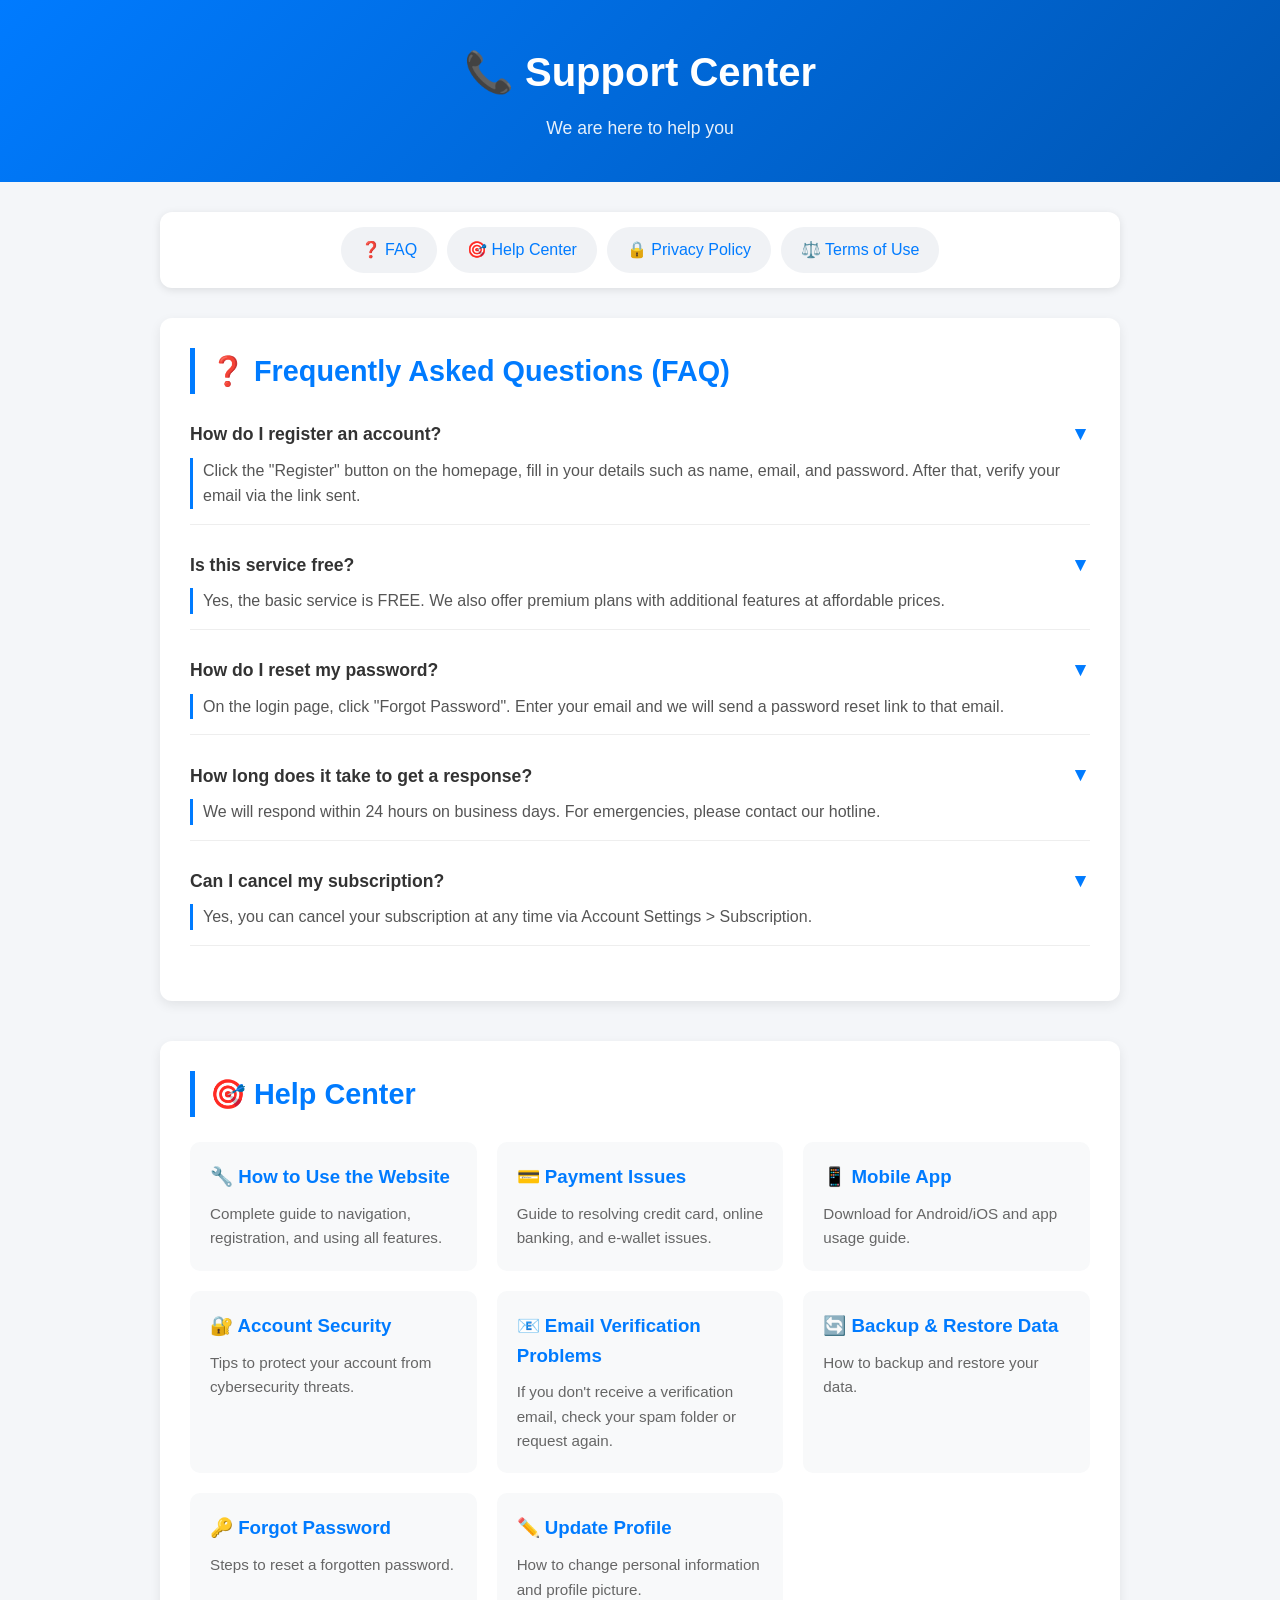
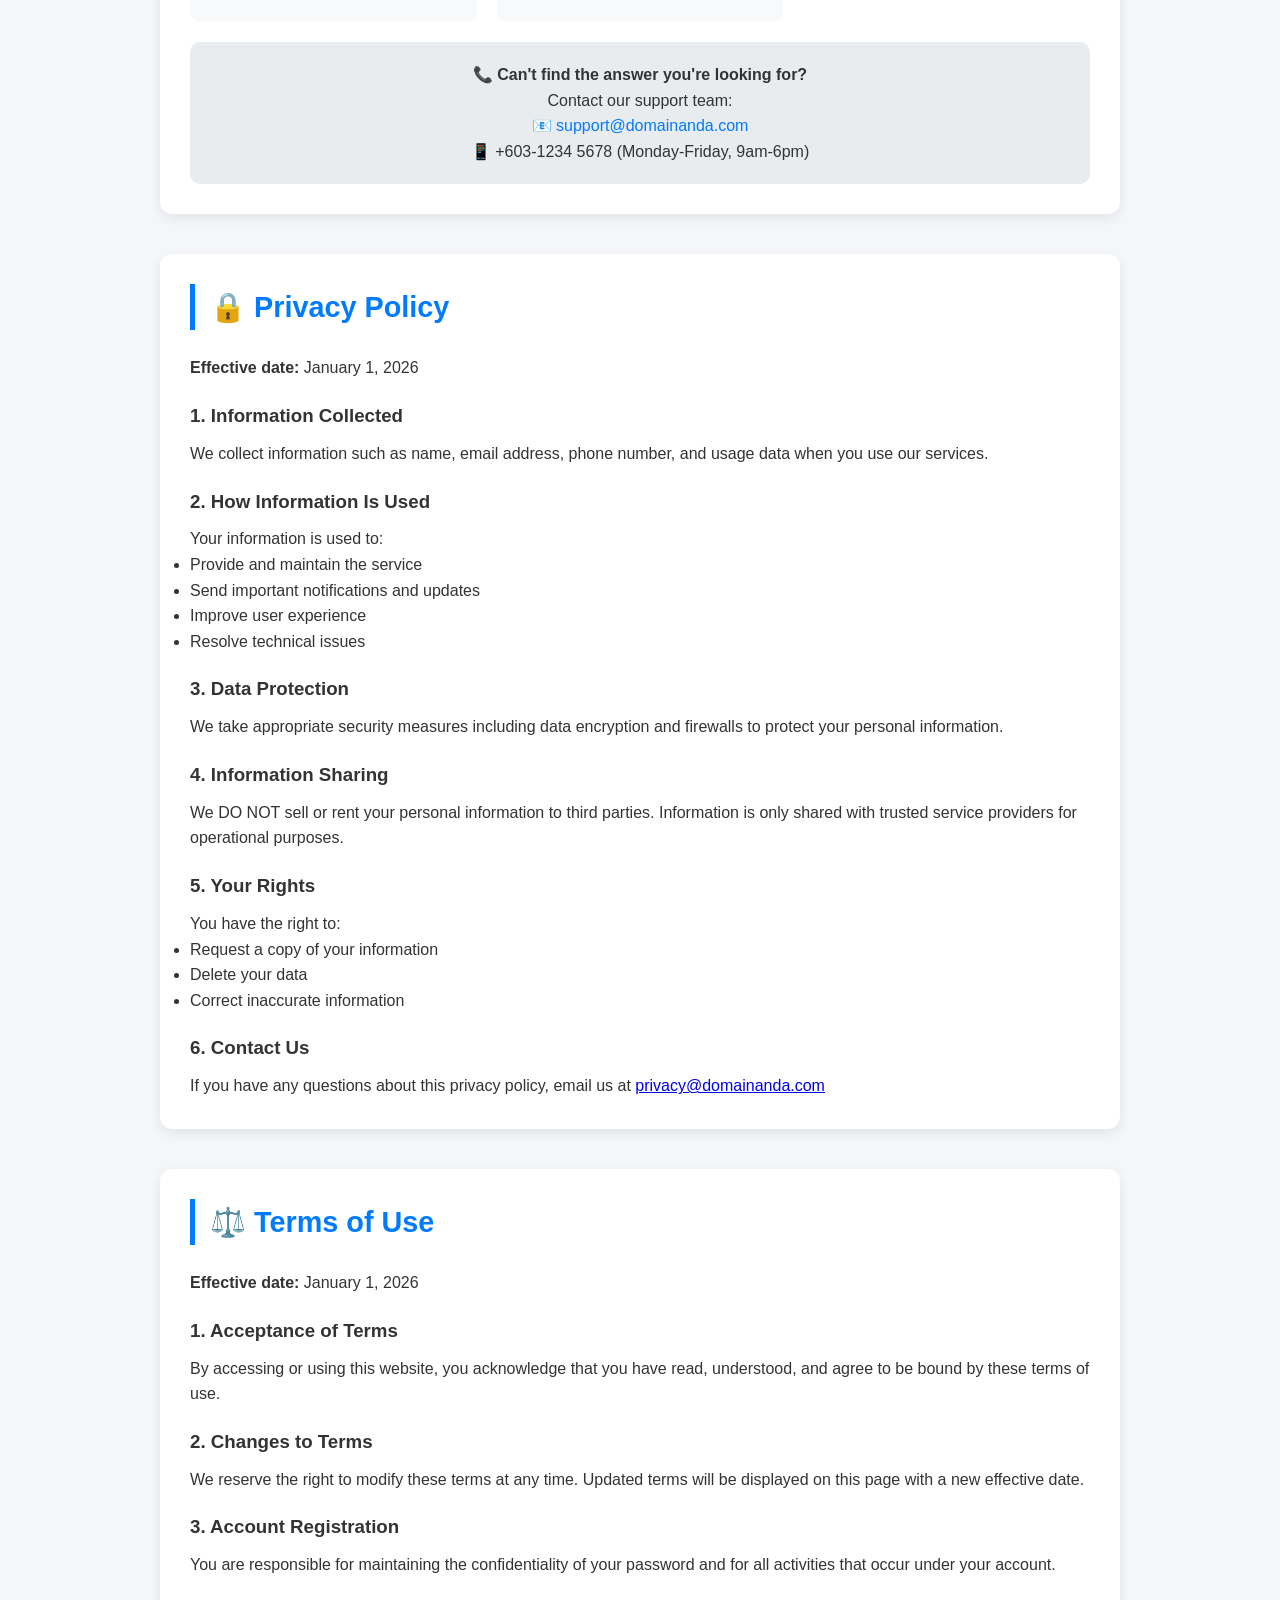
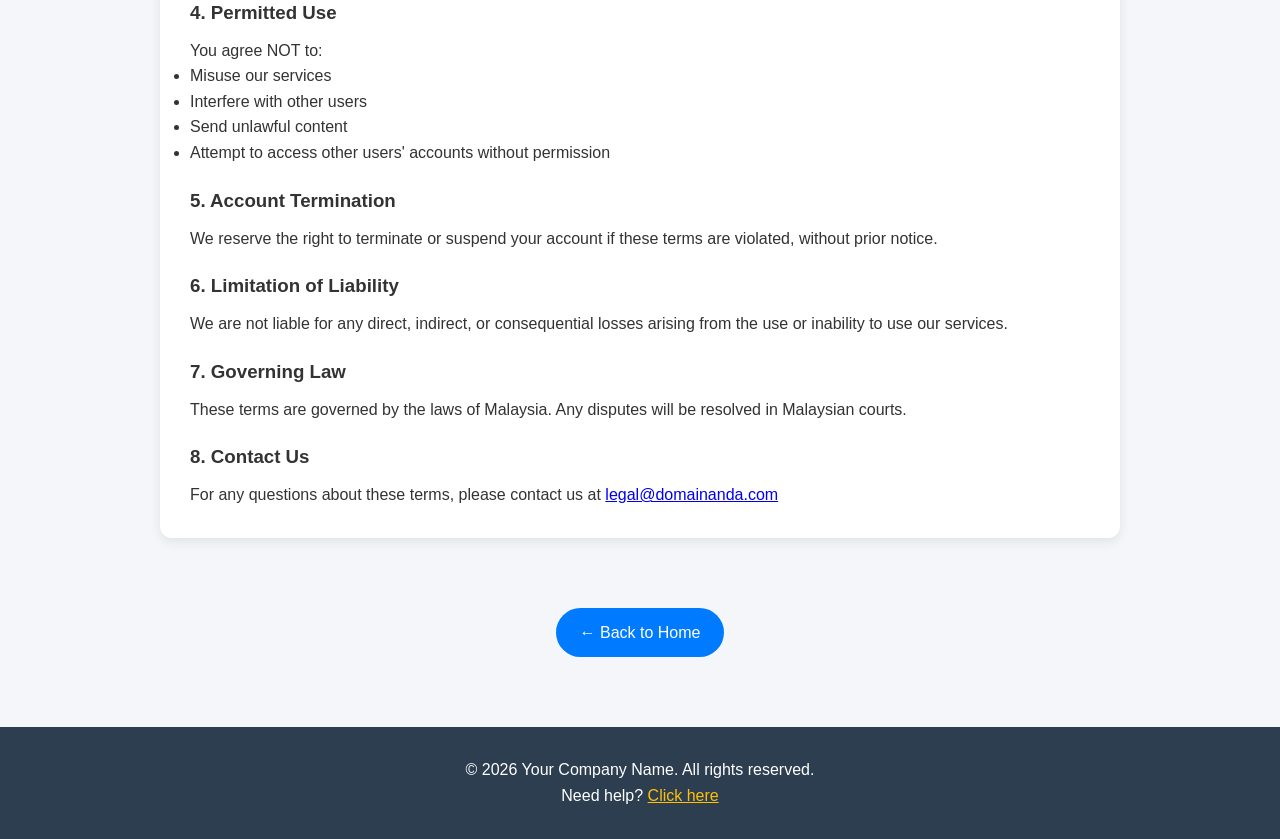
<file: support.html>
<!DOCTYPE html>
<html lang="en">
<head>
    <meta charset="UTF-8">
    <meta name="viewport" content="width=device-width, initial-scale=1.0">
    <title>Support - FAQ & Help</title>
    <style>
        * {
            margin: 0;
            padding: 0;
            box-sizing: border-box;
        }

        body {
            font-family: 'Segoe UI', Tahoma, Geneva, Verdana, sans-serif;
            background-color: #f4f6f9;
            color: #333;
            line-height: 1.6;
        }

        /* Header */
        .header-support {
            background: linear-gradient(135deg, #007bff, #0056b3);
            color: white;
            padding: 40px 20px;
            text-align: center;
        }

        .header-support h1 {
            font-size: 2.5rem;
            margin-bottom: 10px;
        }

        .header-support p {
            font-size: 1.1rem;
            opacity: 0.9;
        }

        /* Container */
        .container {
            max-width: 1000px;
            margin: 0 auto;
            padding: 30px 20px;
        }

        /* Navigation Tabs */
        .nav-support {
            background: white;
            border-radius: 12px;
            padding: 15px 20px;
            margin-bottom: 30px;
            box-shadow: 0 2px 8px rgba(0,0,0,0.1);
            display: flex;
            flex-wrap: wrap;
            gap: 10px;
            justify-content: center;
        }

        .nav-support a {
            background: #f0f2f5;
            color: #007bff;
            padding: 10px 20px;
            border-radius: 25px;
            text-decoration: none;
            font-weight: 500;
            transition: all 0.3s ease;
        }

        .nav-support a:hover {
            background: #007bff;
            color: white;
            transform: translateY(-2px);
        }

        /* Card for each section */
        .support-card {
            background: white;
            border-radius: 12px;
            padding: 30px;
            margin-bottom: 40px;
            box-shadow: 0 4px 12px rgba(0,0,0,0.08);
            scroll-margin-top: 80px;
        }

        .support-card h2 {
            color: #007bff;
            border-left: 5px solid #007bff;
            padding-left: 15px;
            margin-bottom: 25px;
            font-size: 1.8rem;
        }

        .support-card h3 {
            color: #333;
            margin: 20px 0 10px 0;
        }

        /* FAQ Items */
        .faq-item {
            margin-bottom: 25px;
            border-bottom: 1px solid #eee;
            padding-bottom: 15px;
        }

        .question {
            font-weight: bold;
            font-size: 1.1rem;
            color: #333;
            margin-bottom: 8px;
            cursor: pointer;
            display: flex;
            justify-content: space-between;
            align-items: center;
        }

        .question:hover {
            color: #007bff;
        }

        .question .toggle-icon {
            font-size: 1.2rem;
            color: #007bff;
        }

        .answer {
            color: #555;
            padding-left: 10px;
            border-left: 3px solid #007bff;
            margin-top: 8px;
            display: block;
        }

        /* Help Center Topics - Simple */
        .topic-list {
            display: grid;
            grid-template-columns: repeat(auto-fit, minmax(250px, 1fr));
            gap: 20px;
        }

        .topic-item {
            background: #f8f9fa;
            padding: 20px;
            border-radius: 10px;
            transition: transform 0.3s ease;
        }

        .topic-item:hover {
            transform: translateY(-5px);
            box-shadow: 0 4px 10px rgba(0,0,0,0.1);
        }

        .topic-item h3 {
            color: #007bff;
            margin-bottom: 10px;
            margin-top: 0;
        }

        .topic-item p {
            color: #666;
            font-size: 0.95rem;
        }

        /* Contact Box */
        .contact-box {
            background: #e9ecef;
            padding: 20px;
            border-radius: 10px;
            margin-top: 20px;
            text-align: center;
        }

        .contact-box a {
            color: #007bff;
            text-decoration: none;
        }

        /* Back Button */
        .back-link {
            display: inline-flex;
            align-items: center;
            gap: 8px;
            margin-top: 30px;
            padding: 12px 24px;
            background: #007bff;
            color: white;
            text-decoration: none;
            border-radius: 30px;
            font-weight: 500;
            transition: all 0.3s ease;
        }

        .back-link:hover {
            background: #0056b3;
            transform: translateX(-5px);
        }

        /* Footer */
        .footer-support {
            text-align: center;
            padding: 30px;
            background: #2c3e50;
            color: white;
            margin-top: 40px;
        }

        .footer-support a {
            color: #ffc107;
        }

        /* Responsive */
        @media (max-width: 768px) {
            .header-support h1 {
                font-size: 1.8rem;
            }
            .support-card {
                padding: 20px;
            }
            .nav-support a {
                padding: 6px 12px;
                font-size: 0.85rem;
            }
        }
    </style>
</head>
<body>

<!-- Header -->
<div class="header-support">
    <h1>📞 Support Center</h1>
    <p>We are here to help you</p>
</div>

<div class="container">
    <!-- Navigation Anchor Links -->
    <div class="nav-support">
        <a href="#faq">❓ FAQ</a>
        <a href="#help-center">🎯 Help Center</a>
        <a href="#privacy-policy">🔒 Privacy Policy</a>
        <a href="#terms-of-use">⚖️ Terms of Use</a>
    </div>

    <!-- ============================================ -->
    <!-- SECTION 1: FAQ -->
    <!-- ============================================ -->
    <div id="faq" class="support-card">
        <h2>❓ Frequently Asked Questions (FAQ)</h2>
        
        <div class="faq-item">
            <div class="question">
                How do I register an account?
                <span class="toggle-icon">▼</span>
            </div>
            <div class="answer">
                Click the "Register" button on the homepage, fill in your details such as name, email, and password. After that, verify your email via the link sent.
            </div>
        </div>

        <div class="faq-item">
            <div class="question">
                Is this service free?
                <span class="toggle-icon">▼</span>
            </div>
            <div class="answer">
                Yes, the basic service is FREE. We also offer premium plans with additional features at affordable prices.
            </div>
        </div>

        <div class="faq-item">
            <div class="question">
                How do I reset my password?
                <span class="toggle-icon">▼</span>
            </div>
            <div class="answer">
                On the login page, click "Forgot Password". Enter your email and we will send a password reset link to that email.
            </div>
        </div>

        <div class="faq-item">
            <div class="question">
                How long does it take to get a response?
                <span class="toggle-icon">▼</span>
            </div>
            <div class="answer">
                We will respond within 24 hours on business days. For emergencies, please contact our hotline.
            </div>
        </div>

        <div class="faq-item">
            <div class="question">
                Can I cancel my subscription?
                <span class="toggle-icon">▼</span>
            </div>
            <div class="answer">
                Yes, you can cancel your subscription at any time via Account Settings > Subscription.
            </div>
        </div>
    </div>

    <!-- ============================================ -->
    <!-- SECTION 2: HELP CENTER (DIRECT DISPLAY ONLY) -->
    <!-- ============================================ -->
    <div id="help-center" class="support-card">
        <h2>🎯 Help Center</h2>
        
        <div class="topic-list">
            <div class="topic-item">
                <h3>🔧 How to Use the Website</h3>
                <p>Complete guide to navigation, registration, and using all features.</p>
            </div>
            <div class="topic-item">
                <h3>💳 Payment Issues</h3>
                <p>Guide to resolving credit card, online banking, and e-wallet issues.</p>
            </div>
            <div class="topic-item">
                <h3>📱 Mobile App</h3>
                <p>Download for Android/iOS and app usage guide.</p>
            </div>
            <div class="topic-item">
                <h3>🔐 Account Security</h3>
                <p>Tips to protect your account from cybersecurity threats.</p>
            </div>
            <div class="topic-item">
                <h3>📧 Email Verification Problems</h3>
                <p>If you don't receive a verification email, check your spam folder or request again.</p>
            </div>
            <div class="topic-item">
                <h3>🔄 Backup & Restore Data</h3>
                <p>How to backup and restore your data.</p>
            </div>
            <div class="topic-item">
                <h3>🔑 Forgot Password</h3>
                <p>Steps to reset a forgotten password.</p>
            </div>
            <div class="topic-item">
                <h3>✏️ Update Profile</h3>
                <p>How to change personal information and profile picture.</p>
            </div>
        </div>

        <div class="contact-box">
            <strong>📞 Can't find the answer you're looking for?</strong><br>
            Contact our support team:<br>
            📧 <a href="mailto:support@domainanda.com">support@domainanda.com</a><br>
            📱 +603-1234 5678 (Monday-Friday, 9am-6pm)
        </div>
    </div>

    <!-- ============================================ -->
    <!-- SECTION 3: PRIVACY POLICY -->
    <!-- ============================================ -->
    <div id="privacy-policy" class="support-card">
        <h2>🔒 Privacy Policy</h2>
        <p><strong>Effective date:</strong> January 1, 2026</p>
        
        <h3>1. Information Collected</h3>
        <p>We collect information such as name, email address, phone number, and usage data when you use our services.</p>
        
        <h3>2. How Information Is Used</h3>
        <p>Your information is used to:</p>
        <ul>
            <li>Provide and maintain the service</li>
            <li>Send important notifications and updates</li>
            <li>Improve user experience</li>
            <li>Resolve technical issues</li>
        </ul>
        
        <h3>3. Data Protection</h3>
        <p>We take appropriate security measures including data encryption and firewalls to protect your personal information.</p>
        
        <h3>4. Information Sharing</h3>
        <p>We DO NOT sell or rent your personal information to third parties. Information is only shared with trusted service providers for operational purposes.</p>
        
        <h3>5. Your Rights</h3>
        <p>You have the right to:</p>
        <ul>
            <li>Request a copy of your information</li>
            <li>Delete your data</li>
            <li>Correct inaccurate information</li>
        </ul>
        
        <h3>6. Contact Us</h3>
        <p>If you have any questions about this privacy policy, email us at <a href="mailto:privacy@domainanda.com">privacy@domainanda.com</a></p>
    </div>

    <!-- ============================================ -->
    <!-- SECTION 4: TERMS OF USE -->
    <!-- ============================================ -->
    <div id="terms-of-use" class="support-card">
        <h2>⚖️ Terms of Use</h2>
        <p><strong>Effective date:</strong> January 1, 2026</p>
        
        <h3>1. Acceptance of Terms</h3>
        <p>By accessing or using this website, you acknowledge that you have read, understood, and agree to be bound by these terms of use.</p>
        
        <h3>2. Changes to Terms</h3>
        <p>We reserve the right to modify these terms at any time. Updated terms will be displayed on this page with a new effective date.</p>
        
        <h3>3. Account Registration</h3>
        <p>You are responsible for maintaining the confidentiality of your password and for all activities that occur under your account.</p>
        
        <h3>4. Permitted Use</h3>
        <p>You agree NOT to:</p>
        <ul>
            <li>Misuse our services</li>
            <li>Interfere with other users</li>
            <li>Send unlawful content</li>
            <li>Attempt to access other users' accounts without permission</li>
        </ul>
        
        <h3>5. Account Termination</h3>
        <p>We reserve the right to terminate or suspend your account if these terms are violated, without prior notice.</p>
        
        <h3>6. Limitation of Liability</h3>
        <p>We are not liable for any direct, indirect, or consequential losses arising from the use or inability to use our services.</p>
        
        <h3>7. Governing Law</h3>
        <p>These terms are governed by the laws of Malaysia. Any disputes will be resolved in Malaysian courts.</p>
        
        <h3>8. Contact Us</h3>
        <p>For any questions about these terms, please contact us at <a href="mailto:legal@domainanda.com">legal@domainanda.com</a></p>
    </div>

    <!-- Back to Homepage Button -->
    <div style="text-align: center;">
        <a href="dashboard.html" class="back-link">
            ← Back to Home
        </a>
    </div>
</div>

<!-- Footer -->
<div class="footer-support">
    <p>&copy; 2026 Your Company Name. All rights reserved.</p>
    <p>Need help? <a href="#faq">Click here</a></p>
</div>

<!-- JavaScript for FAQ Toggle -->
<script>
    // Function to toggle FAQ answers
    document.querySelectorAll('.faq-item .question').forEach(item => {
        item.addEventListener('click', () => {
            const answer = item.nextElementSibling;
            const icon = item.querySelector('.toggle-icon');
            
            if (answer.style.display === 'none' || !answer.style.display) {
                answer.style.display = 'block';
                icon.textContent = '▲';
            } else {
                answer.style.display = 'none';
                icon.textContent = '▼';
            }
        });
    });

    // Set all answers default to 'block' (open)
    document.querySelectorAll('.faq-item .answer').forEach(answer => {
        answer.style.display = 'block';
    });
</script>

</body>
</html>
</file>
